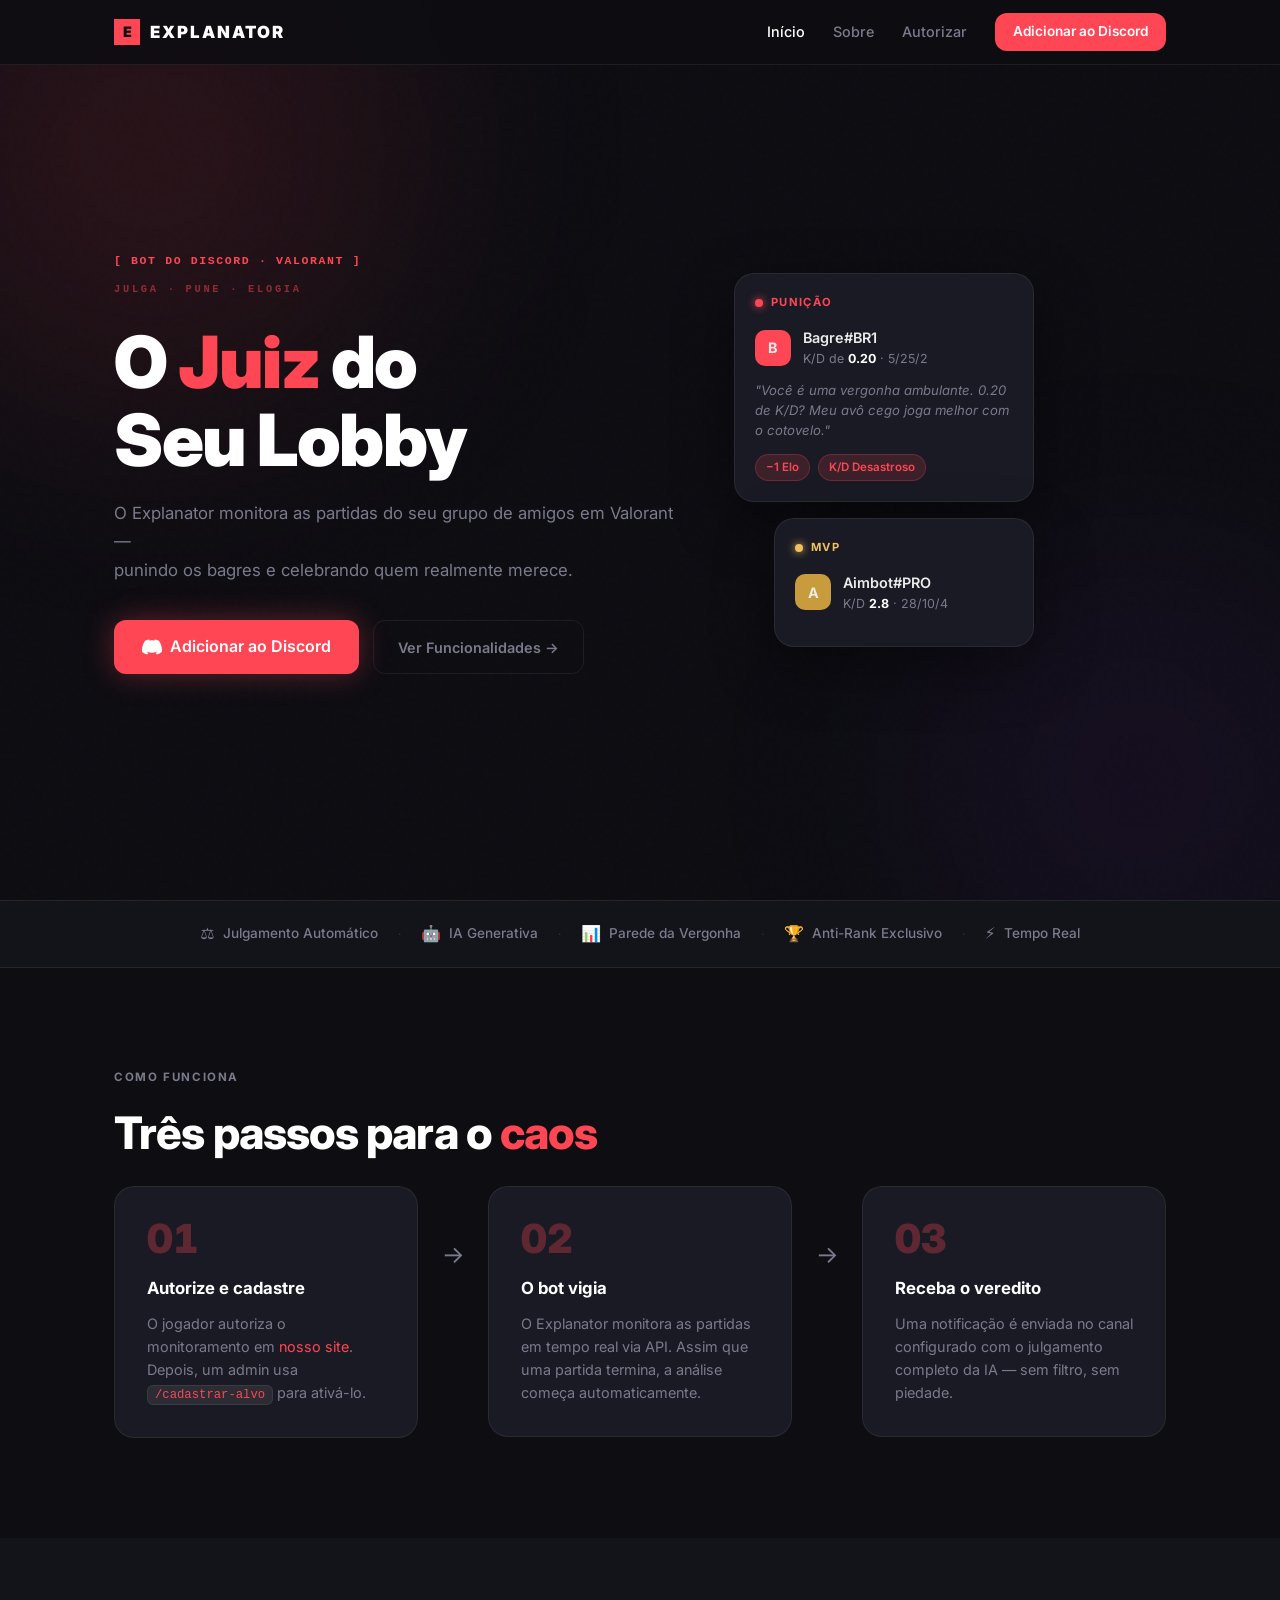
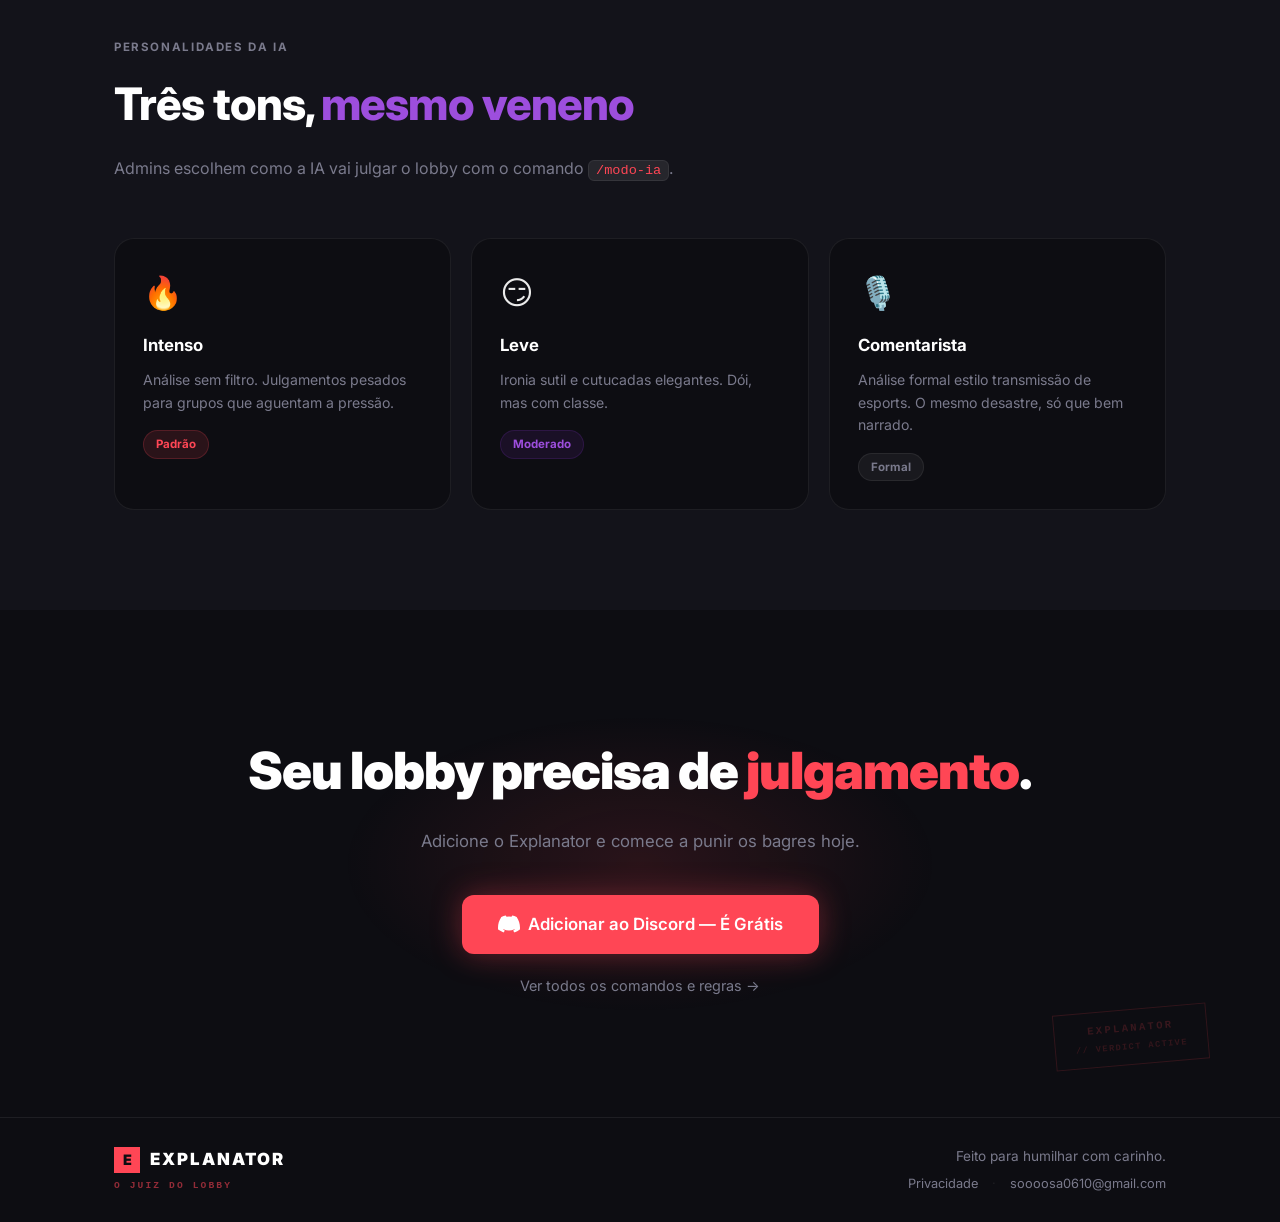
<file: website/index.html>
<!DOCTYPE html>
<html lang="pt-BR">
<head>
  <meta charset="UTF-8" />
  <meta name="viewport" content="width=device-width, initial-scale=1.0" />
  <title>Explanator — O Juiz do Lobby</title>
  <link rel="icon" type="image/png" href="assets/Explanator-Avatar-01-Solid.png" />
  <link rel="stylesheet" href="styles.css" />
  <link rel="preconnect" href="https://fonts.googleapis.com" />
  <link href="https://fonts.googleapis.com/css2?family=Inter:wght@300;400;500;600;700;900&display=swap" rel="stylesheet" />
</head>
<body>

  <!-- NAV -->
  <nav class="nav">
    <div class="nav-inner">
      <a href="index.html" class="nav-logo">
        <span class="logo-mark">E</span>
        <span class="logo-text">EXPLANATOR</span>
      </a>
      <div class="nav-links">
        <a href="index.html" class="nav-link active">Início</a>
        <a href="sobre.html" class="nav-link">Sobre</a>
        <a href="autorizar.html" class="nav-link">Autorizar</a>
        <a href="https://discord.com/oauth2/authorize?client_id=1485752489520136362&permissions=8&integration_type=0&scope=bot+applications.commands" target="_blank" class="btn btn-nav">Adicionar ao Discord</a>
      </div>
      <button class="nav-toggle" aria-label="Abrir menu" aria-expanded="false">
        <span></span><span></span><span></span>
      </button>
    </div>
    <div class="nav-mobile">
      <a href="index.html" class="nav-mobile-link active">Início</a>
      <a href="sobre.html" class="nav-mobile-link">Sobre</a>
      <a href="autorizar.html" class="nav-mobile-link">Autorizar</a>
      <a href="https://discord.com/oauth2/authorize?client_id=1485752489520136362&permissions=8&integration_type=0&scope=bot+applications.commands" target="_blank" class="btn btn-primary nav-mobile-btn">Adicionar ao Discord</a>
    </div>
  </nav>

  <!-- HERO -->
  <section class="hero">
    <div class="hero-noise"></div>
    <div class="hero-glow glow-red"></div>
    <div class="hero-glow glow-purple"></div>

    <div class="hero-inner">
    <div class="hero-content">
      <div class="hero-tag">[ Bot do Discord · Valorant ]</div>
      <div class="brand-tagline">JULGA · PUNE · ELOGIA</div>
      <h1 class="hero-title">
        O <span class="text-red">Juiz</span> do<br />Seu Lobby
      </h1>
      <p class="hero-subtitle">
        O Explanator monitora as partidas do seu grupo de amigos em Valorant —<br />
        punindo os bagres e celebrando quem realmente merece.
      </p>
      <div class="hero-actions">
        <a href="https://discord.com/oauth2/authorize?client_id=1485752489520136362&permissions=8&integration_type=0&scope=bot+applications.commands" target="_blank" class="btn btn-primary">
          <svg width="20" height="20" viewBox="0 0 24 24" fill="currentColor"><path d="M20.317 4.37a19.791 19.791 0 0 0-4.885-1.515.074.074 0 0 0-.079.037c-.21.375-.444.864-.608 1.25a18.27 18.27 0 0 0-5.487 0 12.64 12.64 0 0 0-.617-1.25.077.077 0 0 0-.079-.037A19.736 19.736 0 0 0 3.677 4.37a.07.07 0 0 0-.032.027C.533 9.046-.32 13.58.099 18.057a.082.082 0 0 0 .031.057 19.9 19.9 0 0 0 5.993 3.03.078.078 0 0 0 .084-.028c.462-.63.874-1.295 1.226-1.994a.076.076 0 0 0-.041-.106 13.107 13.107 0 0 1-1.872-.892.077.077 0 0 1-.008-.128 10.2 10.2 0 0 0 .372-.292.074.074 0 0 1 .077-.01c3.928 1.793 8.18 1.793 12.062 0a.074.074 0 0 1 .078.01c.12.098.246.198.373.292a.077.077 0 0 1-.006.127 12.299 12.299 0 0 1-1.873.892.077.077 0 0 0-.041.107c.36.698.772 1.362 1.225 1.993a.076.076 0 0 0 .084.028 19.839 19.839 0 0 0 6.002-3.03.077.077 0 0 0 .032-.054c.5-5.177-.838-9.674-3.549-13.66a.061.061 0 0 0-.031-.03z"/></svg>
          Adicionar ao Discord
        </a>
        <a href="sobre.html" class="btn btn-ghost">Ver Funcionalidades →</a>
      </div>
    </div>

    <div class="hero-card-float">
      <div class="notif-card">
        <div class="notif-header">
          <span class="notif-dot red"></span>
          <span class="notif-label">PUNIÇÃO</span>
        </div>
        <div class="notif-player">
          <div class="notif-avatar red">B</div>
          <div>
            <div class="notif-name">Bagre#BR1</div>
            <div class="notif-sub">K/D de <strong>0.20</strong> · 5/25/2</div>
          </div>
        </div>
        <p class="notif-text">"Você é uma vergonha ambulante. 0.20 de K/D? Meu avô cego joga melhor com o cotovelo."</p>
        <div class="notif-footer">
          <span class="tag red">−1 Elo</span>
          <span class="tag red">K/D Desastroso</span>
        </div>
      </div>

      <div class="notif-card notif-card-sm">
        <div class="notif-header">
          <span class="notif-dot gold"></span>
          <span class="notif-label gold">MVP</span>
        </div>
        <div class="notif-player">
          <div class="notif-avatar gold">A</div>
          <div>
            <div class="notif-name">Aimbot#PRO</div>
            <div class="notif-sub">K/D <strong>2.8</strong> · 28/10/4</div>
          </div>
        </div>
      </div>
    </div>
    </div>
  </section>

  <!-- FEATURES STRIP -->
  <section class="features-strip">
    <div class="strip-inner">
      <div class="feature-item"><span class="feature-icon">⚖️</span><span>Julgamento Automático</span></div>
      <div class="feature-sep">·</div>
      <div class="feature-item"><span class="feature-icon">🤖</span><span>IA Generativa</span></div>
      <div class="feature-sep">·</div>
      <div class="feature-item"><span class="feature-icon">📊</span><span>Parede da Vergonha</span></div>
      <div class="feature-sep">·</div>
      <div class="feature-item"><span class="feature-icon">🏆</span><span>Anti-Rank Exclusivo</span></div>
      <div class="feature-sep">·</div>
      <div class="feature-item"><span class="feature-icon">⚡</span><span>Tempo Real</span></div>
    </div>
  </section>

  <!-- HOW IT WORKS -->
  <section class="section">
    <div class="container">
      <div class="section-label">Como Funciona</div>
      <h2 class="section-title">Três passos para o <span class="text-red">caos</span></h2>

      <div class="steps">
        <div class="step">
          <div class="step-num">01</div>
          <h3>Autorize e cadastre</h3>
          <p>O jogador autoriza o monitoramento em <a href="autorizar.html" style="color:var(--red);">nosso site</a>. Depois, um admin usa <code>/cadastrar-alvo</code> para ativá-lo.</p>
        </div>
        <div class="step-arrow">→</div>
        <div class="step">
          <div class="step-num">02</div>
          <h3>O bot vigia</h3>
          <p>O Explanator monitora as partidas em tempo real via API. Assim que uma partida termina, a análise começa automaticamente.</p>
        </div>
        <div class="step-arrow">→</div>
        <div class="step">
          <div class="step-num">03</div>
          <h3>Receba o veredito</h3>
          <p>Uma notificação é enviada no canal configurado com o julgamento completo da IA — sem filtro, sem piedade.</p>
        </div>
      </div>
    </div>
  </section>

  <!-- PERSONAS -->
  <section class="section section-dark">
    <div class="container">
      <div class="section-label">Personalidades da IA</div>
      <h2 class="section-title">Três tons, <span class="text-purple">mesmo veneno</span></h2>
      <p class="section-desc">Admins escolhem como a IA vai julgar o lobby com o comando <code>/modo-ia</code>.</p>

      <div class="personas">
        <div class="persona-card">
          <div class="persona-icon">🔥</div>
          <div class="persona-name">Intenso</div>
          <p>Análise sem filtro. Julgamentos pesados para grupos que aguentam a pressão.</p>
          <div class="persona-tag red">Padrão</div>
        </div>
        <div class="persona-card">
          <div class="persona-icon">😏</div>
          <div class="persona-name">Leve</div>
          <p>Ironia sutil e cutucadas elegantes. Dói, mas com classe.</p>
          <div class="persona-tag purple">Moderado</div>
        </div>
        <div class="persona-card">
          <div class="persona-icon">🎙️</div>
          <div class="persona-name">Comentarista</div>
          <p>Análise formal estilo transmissão de esports. O mesmo desastre, só que bem narrado.</p>
          <div class="persona-tag gray">Formal</div>
        </div>
      </div>
    </div>
  </section>

  <!-- CTA -->
  <section class="cta-section">
    <div class="cta-glow"></div>
    <div class="cta-stamp">
      <span>EXPLANATOR</span>
      <span class="stamp-sub">// VERDICT ACTIVE</span>
    </div>
    <div class="container cta-inner">
      <h2 class="cta-title">Seu lobby precisa de <span class="text-red">julgamento</span>.</h2>
      <p class="cta-sub">Adicione o Explanator e comece a punir os bagres hoje.</p>
      <a href="https://discord.com/oauth2/authorize?client_id=1485752489520136362&permissions=8&integration_type=0&scope=bot+applications.commands" target="_blank" class="btn btn-primary btn-lg">
        <svg width="22" height="22" viewBox="0 0 24 24" fill="currentColor"><path d="M20.317 4.37a19.791 19.791 0 0 0-4.885-1.515.074.074 0 0 0-.079.037c-.21.375-.444.864-.608 1.25a18.27 18.27 0 0 0-5.487 0 12.64 12.64 0 0 0-.617-1.25.077.077 0 0 0-.079-.037A19.736 19.736 0 0 0 3.677 4.37a.07.07 0 0 0-.032.027C.533 9.046-.32 13.58.099 18.057a.082.082 0 0 0 .031.057 19.9 19.9 0 0 0 5.993 3.03.078.078 0 0 0 .084-.028c.462-.63.874-1.295 1.226-1.994a.076.076 0 0 0-.041-.106 13.107 13.107 0 0 1-1.872-.892.077.077 0 0 1-.008-.128 10.2 10.2 0 0 0 .372-.292.074.074 0 0 1 .077-.01c3.928 1.793 8.18 1.793 12.062 0a.074.074 0 0 1 .078.01c.12.098.246.198.373.292a.077.077 0 0 1-.006.127 12.299 12.299 0 0 1-1.873.892.077.077 0 0 0-.041.107c.36.698.772 1.362 1.225 1.993a.076.076 0 0 0 .084.028 19.839 19.839 0 0 0 6.002-3.03.077.077 0 0 0 .032-.054c.5-5.177-.838-9.674-3.549-13.66a.061.061 0 0 0-.031-.03z"/></svg>
        Adicionar ao Discord — É Grátis
      </a>
      <a href="sobre.html" class="cta-link">Ver todos os comandos e regras →</a>
    </div>
  </section>

  <!-- FOOTER -->
  <footer class="footer">
    <div class="container footer-inner">
      <div class="footer-brand">
        <span class="nav-logo">
          <span class="logo-mark">E</span>
          <span class="logo-text">EXPLANATOR</span>
        </span>
        <span class="footer-tagline">O JUIZ DO LOBBY</span>
      </div>
      <div class="footer-right">
        <span class="footer-copy">Feito para humilhar com carinho.</span>
        <div class="footer-links">
          <a href="privacidade.html" class="footer-link">Privacidade</a>
          <span class="footer-sep">·</span>
          <a href="mailto:soooosa0610@gmail.com" class="footer-link">soooosa0610@gmail.com</a>
        </div>
      </div>
    </div>
  </footer>

  <script src="script.js"></script>
</body>
</html>
</file>
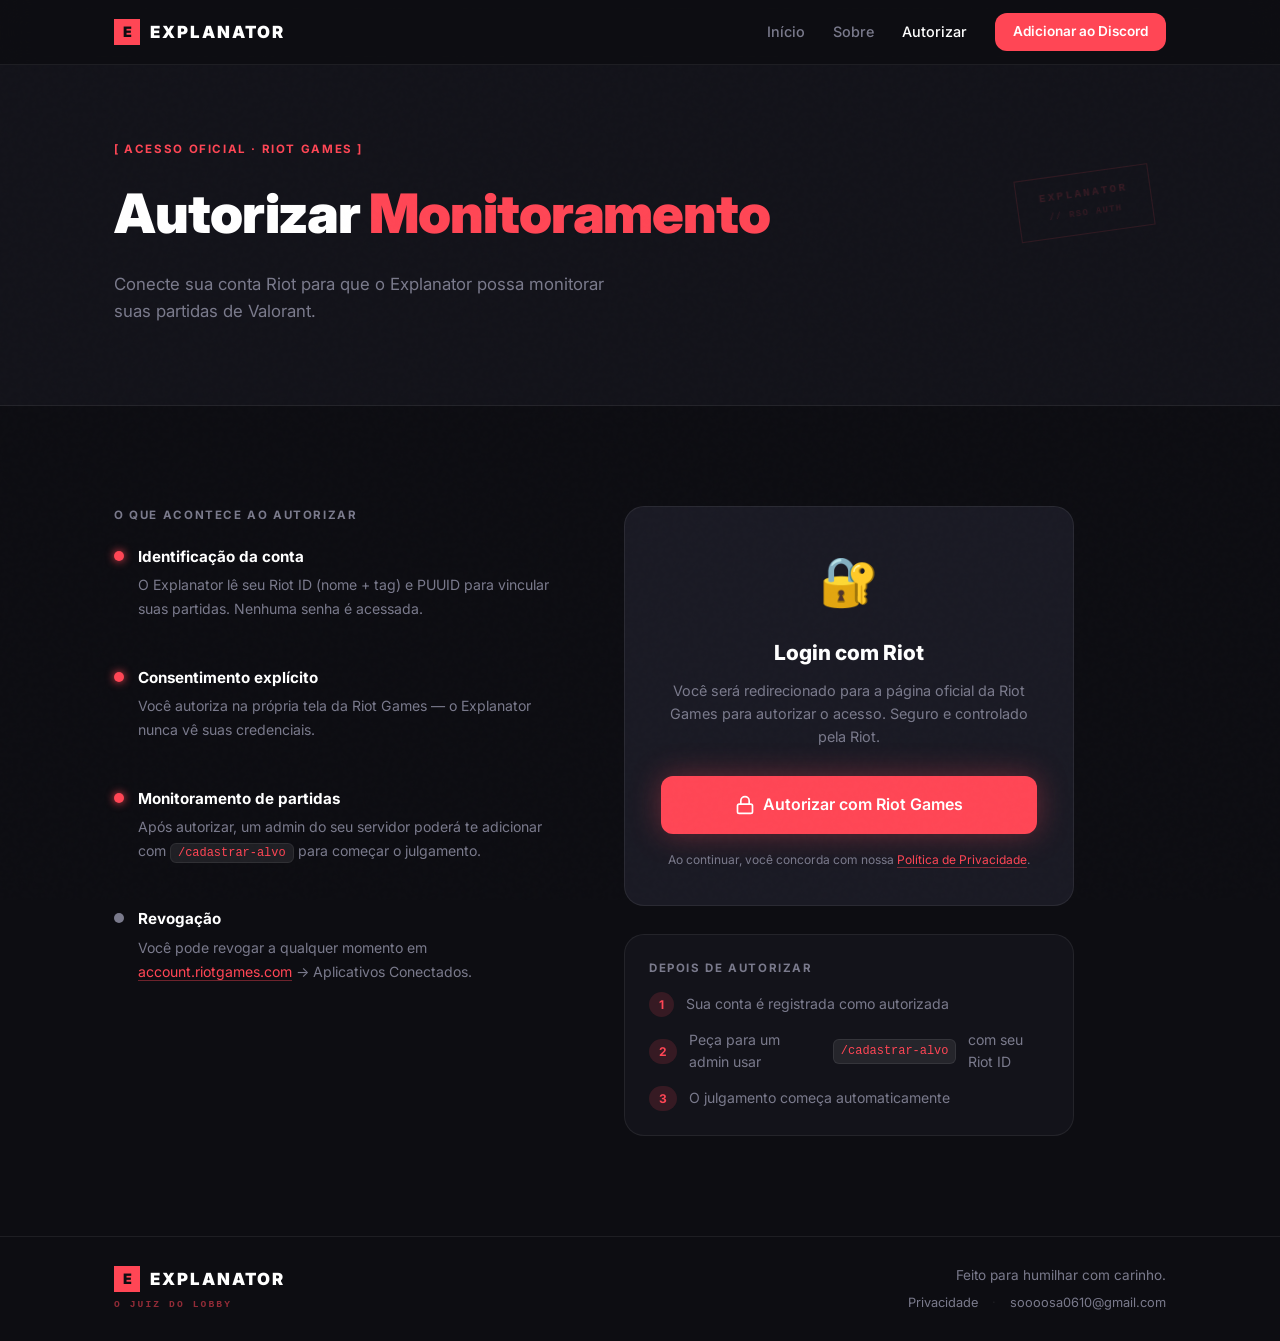
<file: website/autorizar.html>
<!DOCTYPE html>
<html lang="pt-BR">
<head>
  <meta charset="UTF-8" />
  <meta name="viewport" content="width=device-width, initial-scale=1.0" />
  <title>Autorizar Monitoramento — Explanator</title>
  <link rel="icon" type="image/png" href="assets/Explanator-Avatar-01-Solid.png" />
  <link rel="stylesheet" href="styles.css" />
  <link rel="preconnect" href="https://fonts.googleapis.com" />
  <link href="https://fonts.googleapis.com/css2?family=Inter:wght@300;400;500;600;700;900&display=swap" rel="stylesheet" />
</head>
<body>

  <!-- NAV -->
  <nav class="nav">
    <div class="nav-inner">
      <a href="index.html" class="nav-logo">
        <span class="logo-mark">E</span>
        <span class="logo-text">EXPLANATOR</span>
      </a>
      <div class="nav-links">
        <a href="index.html" class="nav-link">Início</a>
        <a href="sobre.html" class="nav-link">Sobre</a>
        <a href="autorizar.html" class="nav-link active">Autorizar</a>
        <a href="https://discord.com/oauth2/authorize?client_id=1485752489520136362&permissions=8&integration_type=0&scope=bot+applications.commands" target="_blank" class="btn btn-nav">Adicionar ao Discord</a>
      </div>
      <button class="nav-toggle" aria-label="Abrir menu" aria-expanded="false">
        <span></span><span></span><span></span>
      </button>
    </div>
    <div class="nav-mobile">
      <a href="index.html" class="nav-mobile-link">Início</a>
      <a href="sobre.html" class="nav-mobile-link">Sobre</a>
      <a href="autorizar.html" class="nav-mobile-link active">Autorizar</a>
      <a href="https://discord.com/oauth2/authorize?client_id=1485752489520136362&permissions=8&integration_type=0&scope=bot+applications.commands" target="_blank" class="btn btn-primary nav-mobile-btn">Adicionar ao Discord</a>
    </div>
  </nav>

  <!-- PAGE HERO -->
  <div class="page-hero">
    <div class="hero-noise"></div>
    <div class="container">
      <div class="section-label red-label">[ Acesso Oficial · Riot Games ]</div>
      <h1 class="page-hero-title">Autorizar <span class="text-red">Monitoramento</span></h1>
      <p class="page-hero-sub">
        Conecte sua conta Riot para que o Explanator possa monitorar suas partidas de Valorant.
      </p>
    </div>
    <div class="page-hero-stamp">
      <span>EXPLANATOR</span>
      <span class="stamp-sub">// RSO AUTH</span>
    </div>
  </div>

  <!-- ERRO BANNER (aparece só se ?error=1) -->
  <div id="erro-banner" style="display:none; background:rgba(255,70,85,0.08); border-bottom:1px solid rgba(255,70,85,0.2); padding:16px 24px; text-align:center;">
    <p style="color:var(--red); font-size:0.9rem; font-weight:600;">
      Autorização cancelada ou falhou. Tente novamente clicando no botão abaixo.
    </p>
  </div>

  <!-- MAIN CONTENT -->
  <section class="section">
    <div class="container">

      <div class="auth-grid">

        <!-- LEFT: explicação -->
        <div>
          <div class="section-label" style="margin-bottom:20px;">O que acontece ao autorizar</div>

          <div style="display:flex; flex-direction:column; gap:20px;">
            <div class="antirank-item">
              <div class="antirank-bullet red"></div>
              <div>
                <strong style="display:block; margin-bottom:4px;">Identificação da conta</strong>
                <span style="font-size:0.88rem;">O Explanator lê seu Riot ID (nome + tag) e PUUID para vincular suas partidas. Nenhuma senha é acessada.</span>
              </div>
            </div>
            <div class="antirank-item">
              <div class="antirank-bullet red"></div>
              <div>
                <strong style="display:block; margin-bottom:4px;">Consentimento explícito</strong>
                <span style="font-size:0.88rem;">Você autoriza na própria tela da Riot Games — o Explanator nunca vê suas credenciais.</span>
              </div>
            </div>
            <div class="antirank-item">
              <div class="antirank-bullet red"></div>
              <div>
                <strong style="display:block; margin-bottom:4px;">Monitoramento de partidas</strong>
                <span style="font-size:0.88rem;">Após autorizar, um admin do seu servidor poderá te adicionar com <code>/cadastrar-alvo</code> para começar o julgamento.</span>
              </div>
            </div>
            <div class="antirank-item">
              <div class="antirank-bullet gray"></div>
              <div>
                <strong style="display:block; margin-bottom:4px;">Revogação</strong>
                <span style="font-size:0.88rem;">Você pode revogar a qualquer momento em <a href="https://account.riotgames.com" target="_blank" class="privacy-link" rel="noopener">account.riotgames.com</a> → Aplicativos Conectados.</span>
              </div>
            </div>
          </div>
        </div>

        <!-- RIGHT: ação -->
        <div>
          <div style="background:var(--bg-3); border:1px solid var(--border); border-radius:var(--radius-lg); padding:36px; text-align:center;">
            <div style="font-size:3rem; margin-bottom:16px;">🔐</div>
            <h2 style="font-size:1.3rem; font-weight:800; color:#fff; margin-bottom:10px;">Login com Riot</h2>
            <p style="font-size:0.9rem; color:var(--text-muted); line-height:1.6; margin-bottom:28px;">
              Você será redirecionado para a página oficial da Riot Games para autorizar o acesso. Seguro e controlado pela Riot.
            </p>

            <a id="btn-autorizar" href="#" class="btn btn-primary" style="width:100%; justify-content:center; font-size:1rem; padding:16px 28px;">
              <svg width="20" height="20" viewBox="0 0 24 24" fill="none" stroke="currentColor" stroke-width="2" stroke-linecap="round" stroke-linejoin="round"><rect width="18" height="11" x="3" y="11" rx="2" ry="2"/><path d="M7 11V7a5 5 0 0 1 10 0v4"/></svg>
              Autorizar com Riot Games
            </a>

            <p style="margin-top:16px; font-size:0.75rem; color:var(--text-muted);">
              Ao continuar, você concorda com nossa
              <a href="privacidade.html" class="privacy-link">Política de Privacidade</a>.
            </p>
          </div>

          <!-- Passo a passo pós-autorização -->
          <div style="margin-top:28px; background:var(--bg-2); border:1px solid var(--border); border-radius:var(--radius-lg); padding:24px;">
            <div class="section-label" style="margin-bottom:14px;">Depois de autorizar</div>
            <div style="display:flex; flex-direction:column; gap:12px;">
              <div style="display:flex; align-items:center; gap:12px; font-size:0.88rem; color:var(--text-muted);">
                <span style="background:rgba(255,70,85,0.15); color:var(--red); font-weight:700; font-size:0.75rem; padding:3px 10px; border-radius:100px; flex-shrink:0;">1</span>
                Sua conta é registrada como autorizada
              </div>
              <div style="display:flex; align-items:center; gap:12px; font-size:0.88rem; color:var(--text-muted);">
                <span style="background:rgba(255,70,85,0.15); color:var(--red); font-weight:700; font-size:0.75rem; padding:3px 10px; border-radius:100px; flex-shrink:0;">2</span>
                Peça para um admin usar <code>/cadastrar-alvo</code> com seu Riot ID
              </div>
              <div style="display:flex; align-items:center; gap:12px; font-size:0.88rem; color:var(--text-muted);">
                <span style="background:rgba(255,70,85,0.15); color:var(--red); font-weight:700; font-size:0.75rem; padding:3px 10px; border-radius:100px; flex-shrink:0;">3</span>
                O julgamento começa automaticamente
              </div>
            </div>
          </div>
        </div>

      </div>
    </div>
  </section>

  <!-- FOOTER -->
  <footer class="footer">
    <div class="container footer-inner">
      <div class="footer-brand">
        <span class="nav-logo">
          <span class="logo-mark">E</span>
          <span class="logo-text">EXPLANATOR</span>
        </span>
        <span class="footer-tagline">O JUIZ DO LOBBY</span>
      </div>
      <div class="footer-right">
        <span class="footer-copy">Feito para humilhar com carinho.</span>
        <div class="footer-links">
          <a href="privacidade.html" class="footer-link">Privacidade</a>
          <span class="footer-sep">·</span>
          <a href="mailto:soooosa0610@gmail.com" class="footer-link">soooosa0610@gmail.com</a>
        </div>
      </div>
    </div>
  </footer>

  <script src="script.js"></script>
  <script>
    // URL do backend — troque pela URL pública do seu servidor
    const BACKEND_URL = "https://SEU_BACKEND_URL";

    document.getElementById("btn-autorizar").href = BACKEND_URL + "/auth/riot";

    // mostra banner de erro se ?error=1 na URL
    const params = new URLSearchParams(window.location.search);
    if (params.get("error") === "1") {
      document.getElementById("erro-banner").style.display = "block";
    }
  </script>
</body>
</html>
</file>
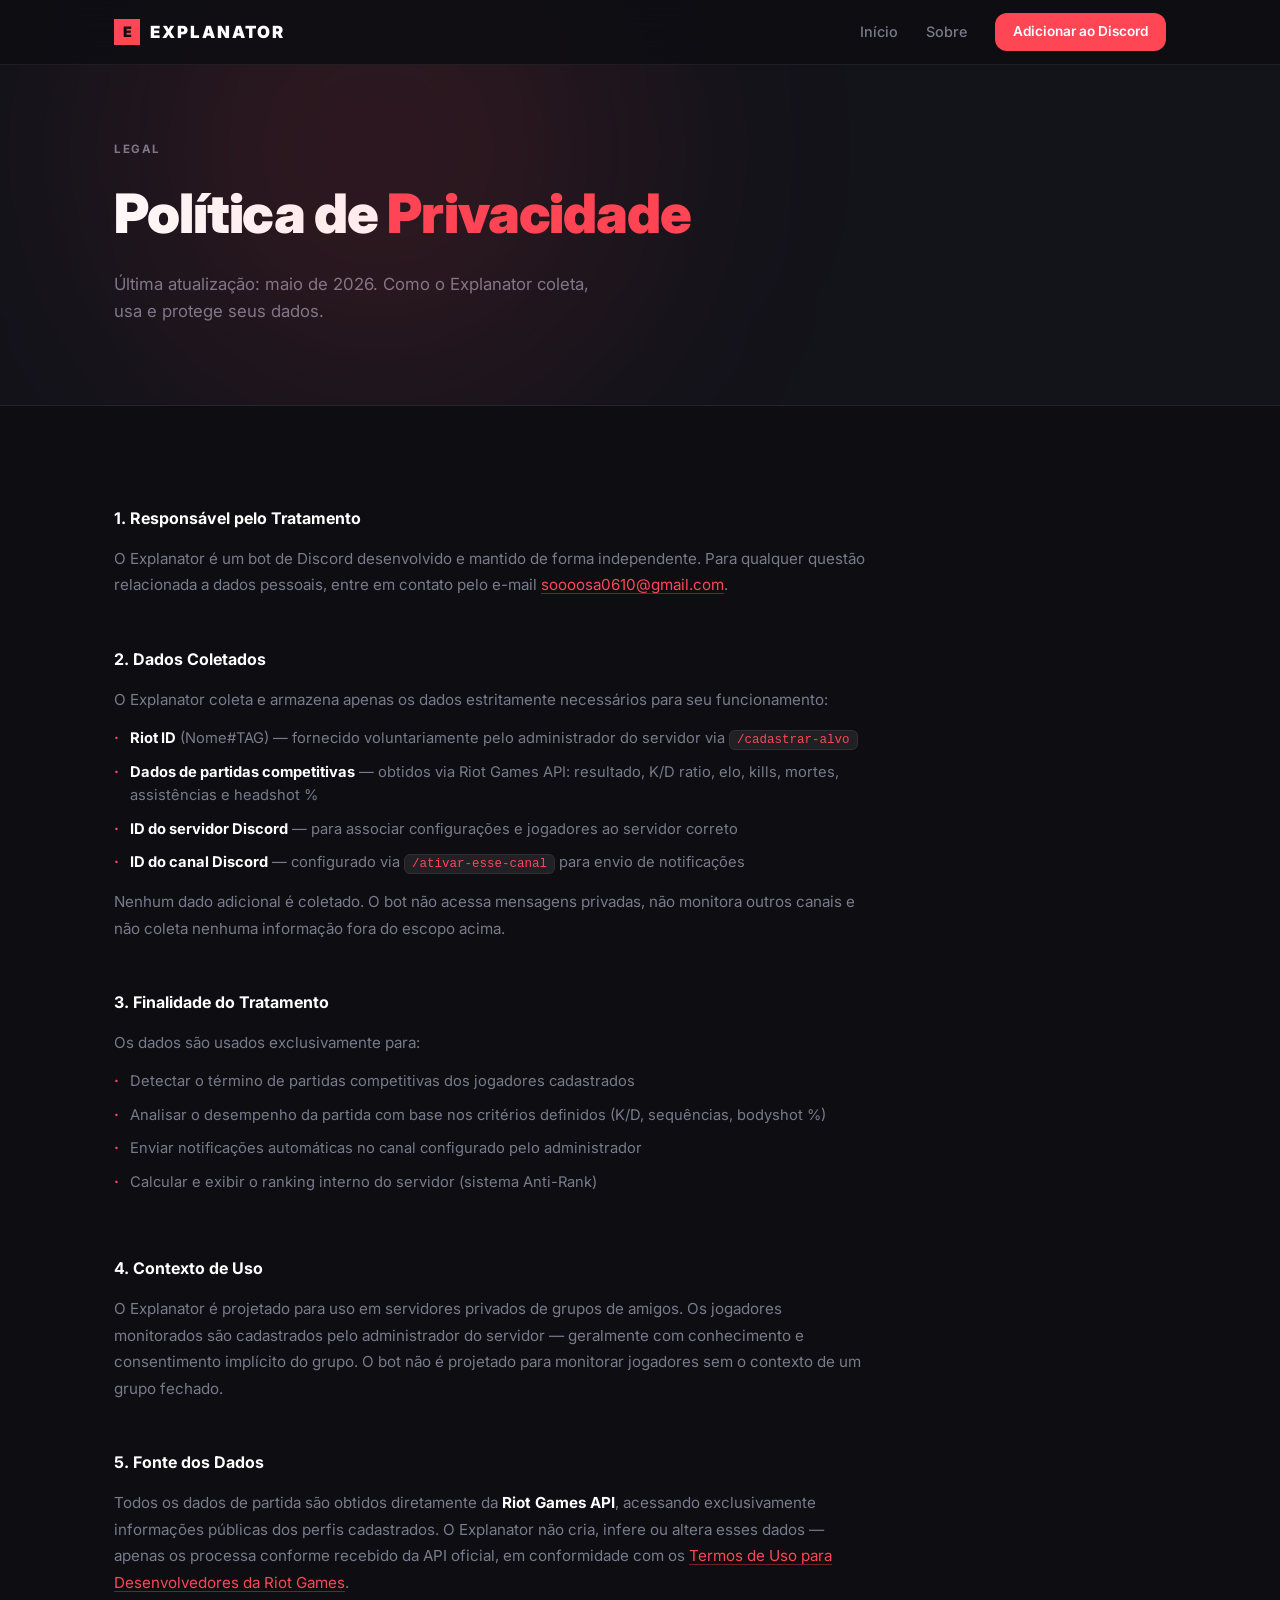
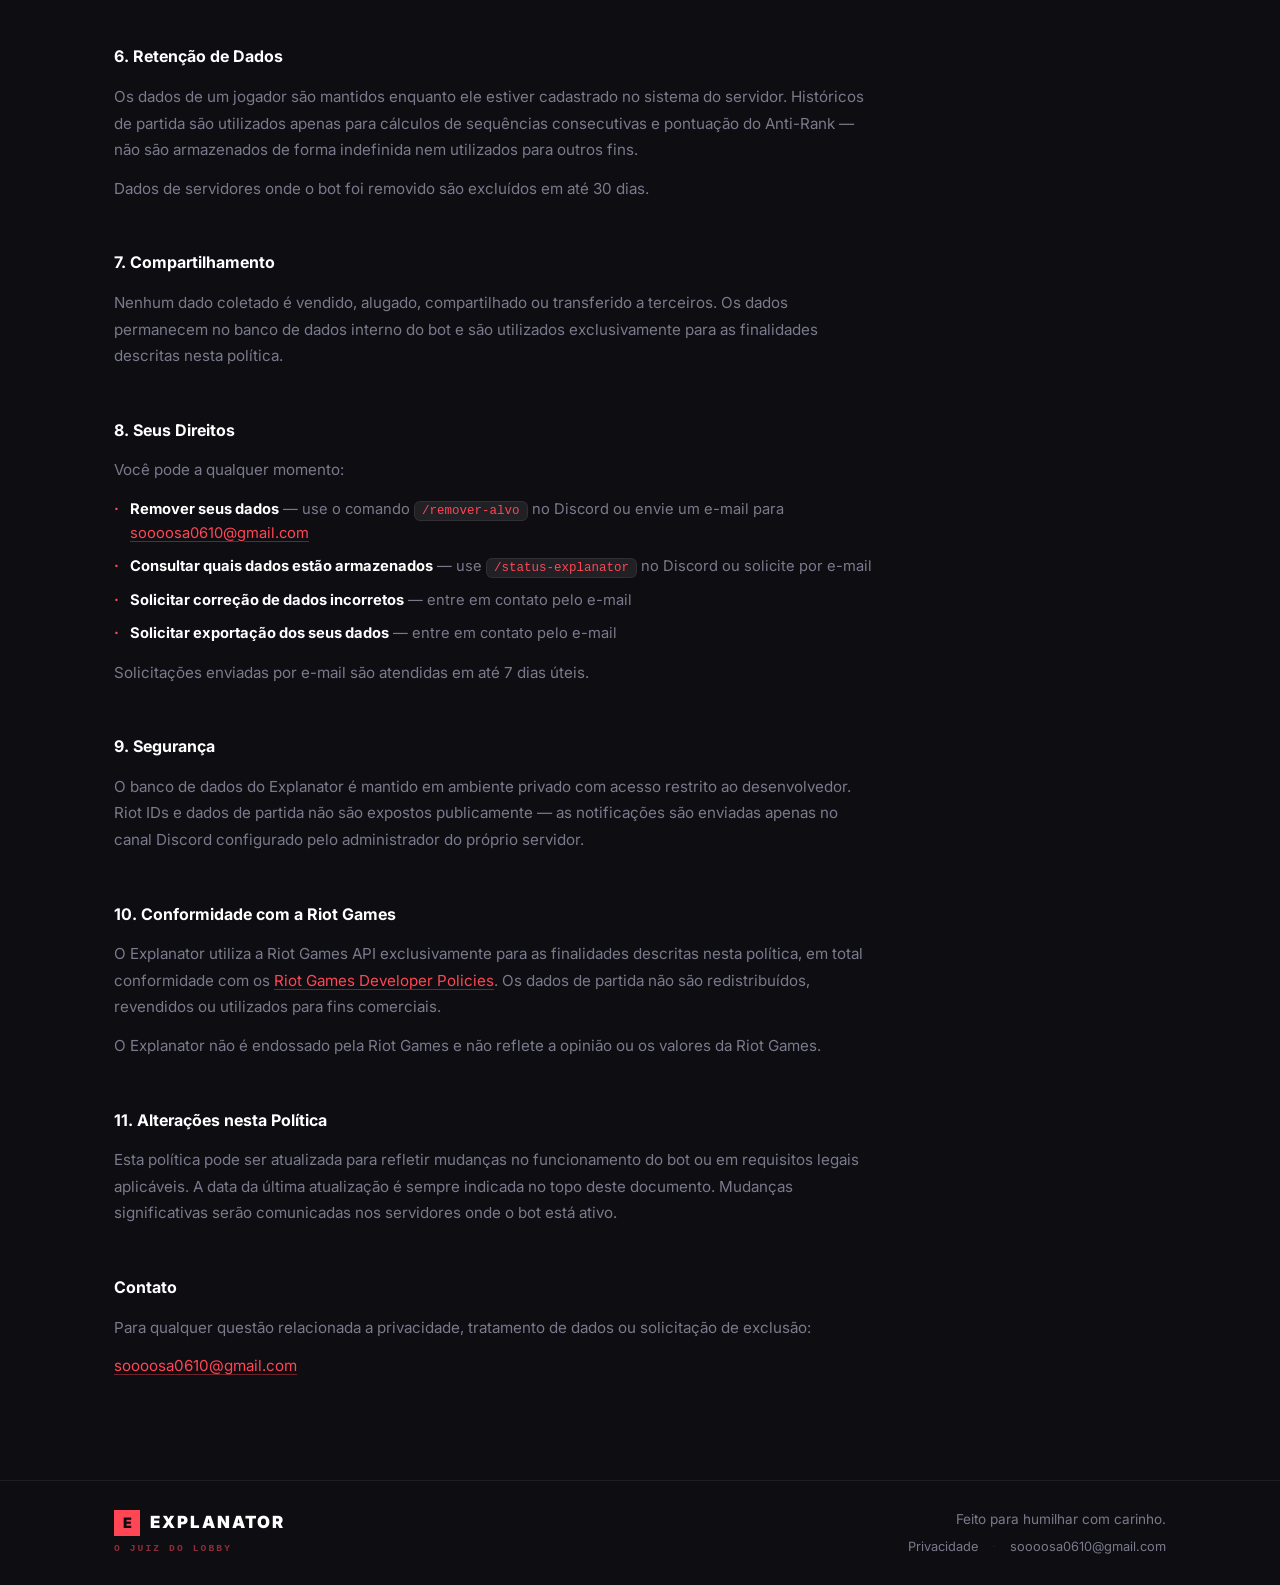
<file: website/privacidade.html>
<!DOCTYPE html>
<html lang="pt-BR">
<head>
  <meta charset="UTF-8" />
  <meta name="viewport" content="width=device-width, initial-scale=1.0" />
  <title>Política de Privacidade — Explanator</title>
  <link rel="icon" type="image/png" href="assets/Explanator-Avatar-01-Solid.png" />
  <link rel="stylesheet" href="styles.css" />
  <link rel="preconnect" href="https://fonts.googleapis.com" />
  <link href="https://fonts.googleapis.com/css2?family=Inter:wght@300;400;500;600;700;900&display=swap" rel="stylesheet" />
</head>
<body>

  <!-- NAV -->
  <nav class="nav">
    <div class="nav-inner">
      <a href="index.html" class="nav-logo">
        <span class="logo-mark">E</span>
        <span class="logo-text">EXPLANATOR</span>
      </a>
      <div class="nav-links">
        <a href="index.html" class="nav-link">Início</a>
        <a href="sobre.html" class="nav-link">Sobre</a>
        <a href="https://discord.com/oauth2/authorize?client_id=1485752489520136362&permissions=8&integration_type=0&scope=bot+applications.commands" target="_blank" class="btn btn-nav">Adicionar ao Discord</a>
      </div>
      <button class="nav-toggle" aria-label="Abrir menu" aria-expanded="false">
        <span></span><span></span><span></span>
      </button>
    </div>
    <div class="nav-mobile">
      <a href="index.html" class="nav-mobile-link">Início</a>
      <a href="sobre.html" class="nav-mobile-link">Sobre</a>
      <a href="autorizar.html" class="nav-mobile-link">Autorizar</a>
      <a href="https://discord.com/oauth2/authorize?client_id=1485752489520136362&permissions=8&integration_type=0&scope=bot+applications.commands" target="_blank" class="btn btn-primary nav-mobile-btn">Adicionar ao Discord</a>
    </div>
  </nav>

  <!-- PAGE HERO -->
  <section class="page-hero">
    <div class="hero-glow glow-red" style="top:-100px;left:10%"></div>
    <div class="container">
      <div class="section-label">Legal</div>
      <h1 class="page-hero-title">Política de <span class="text-red">Privacidade</span></h1>
      <p class="page-hero-sub">Última atualização: maio de 2026. Como o Explanator coleta, usa e protege seus dados.</p>
    </div>
  </section>

  <!-- CONTENT -->
  <section class="section">
    <div class="container">
      <div class="privacy-doc">

        <div class="privacy-block">
          <h2>1. Responsável pelo Tratamento</h2>
          <p>O Explanator é um bot de Discord desenvolvido e mantido de forma independente. Para qualquer questão relacionada a dados pessoais, entre em contato pelo e-mail <a href="mailto:soooosa0610@gmail.com" class="privacy-link">soooosa0610@gmail.com</a>.</p>
        </div>

        <div class="privacy-block">
          <h2>2. Dados Coletados</h2>
          <p>O Explanator coleta e armazena apenas os dados estritamente necessários para seu funcionamento:</p>
          <ul class="privacy-list">
            <li><strong>Riot ID</strong> (Nome#TAG) — fornecido voluntariamente pelo administrador do servidor via <code>/cadastrar-alvo</code></li>
            <li><strong>Dados de partidas competitivas</strong> — obtidos via Riot Games API: resultado, K/D ratio, elo, kills, mortes, assistências e headshot %</li>
            <li><strong>ID do servidor Discord</strong> — para associar configurações e jogadores ao servidor correto</li>
            <li><strong>ID do canal Discord</strong> — configurado via <code>/ativar-esse-canal</code> para envio de notificações</li>
          </ul>
          <p>Nenhum dado adicional é coletado. O bot não acessa mensagens privadas, não monitora outros canais e não coleta nenhuma informação fora do escopo acima.</p>
        </div>

        <div class="privacy-block">
          <h2>3. Finalidade do Tratamento</h2>
          <p>Os dados são usados exclusivamente para:</p>
          <ul class="privacy-list">
            <li>Detectar o término de partidas competitivas dos jogadores cadastrados</li>
            <li>Analisar o desempenho da partida com base nos critérios definidos (K/D, sequências, bodyshot %)</li>
            <li>Enviar notificações automáticas no canal configurado pelo administrador</li>
            <li>Calcular e exibir o ranking interno do servidor (sistema Anti-Rank)</li>
          </ul>
        </div>

        <div class="privacy-block">
          <h2>4. Contexto de Uso</h2>
          <p>O Explanator é projetado para uso em servidores privados de grupos de amigos. Os jogadores monitorados são cadastrados pelo administrador do servidor — geralmente com conhecimento e consentimento implícito do grupo. O bot não é projetado para monitorar jogadores sem o contexto de um grupo fechado.</p>
        </div>

        <div class="privacy-block">
          <h2>5. Fonte dos Dados</h2>
          <p>Todos os dados de partida são obtidos diretamente da <strong>Riot Games API</strong>, acessando exclusivamente informações públicas dos perfis cadastrados. O Explanator não cria, infere ou altera esses dados — apenas os processa conforme recebido da API oficial, em conformidade com os <a href="https://developer.riotgames.com/policies/general" target="_blank" class="privacy-link">Termos de Uso para Desenvolvedores da Riot Games</a>.</p>
        </div>

        <div class="privacy-block">
          <h2>6. Retenção de Dados</h2>
          <p>Os dados de um jogador são mantidos enquanto ele estiver cadastrado no sistema do servidor. Históricos de partida são utilizados apenas para cálculos de sequências consecutivas e pontuação do Anti-Rank — não são armazenados de forma indefinida nem utilizados para outros fins.</p>
          <p>Dados de servidores onde o bot foi removido são excluídos em até 30 dias.</p>
        </div>

        <div class="privacy-block">
          <h2>7. Compartilhamento</h2>
          <p>Nenhum dado coletado é vendido, alugado, compartilhado ou transferido a terceiros. Os dados permanecem no banco de dados interno do bot e são utilizados exclusivamente para as finalidades descritas nesta política.</p>
        </div>

        <div class="privacy-block">
          <h2>8. Seus Direitos</h2>
          <p>Você pode a qualquer momento:</p>
          <ul class="privacy-list">
            <li><strong>Remover seus dados</strong> — use o comando <code>/remover-alvo</code> no Discord ou envie um e-mail para <a href="mailto:soooosa0610@gmail.com" class="privacy-link">soooosa0610@gmail.com</a></li>
            <li><strong>Consultar quais dados estão armazenados</strong> — use <code>/status-explanator</code> no Discord ou solicite por e-mail</li>
            <li><strong>Solicitar correção de dados incorretos</strong> — entre em contato pelo e-mail</li>
            <li><strong>Solicitar exportação dos seus dados</strong> — entre em contato pelo e-mail</li>
          </ul>
          <p>Solicitações enviadas por e-mail são atendidas em até 7 dias úteis.</p>
        </div>

        <div class="privacy-block">
          <h2>9. Segurança</h2>
          <p>O banco de dados do Explanator é mantido em ambiente privado com acesso restrito ao desenvolvedor. Riot IDs e dados de partida não são expostos publicamente — as notificações são enviadas apenas no canal Discord configurado pelo administrador do próprio servidor.</p>
        </div>

        <div class="privacy-block">
          <h2>10. Conformidade com a Riot Games</h2>
          <p>O Explanator utiliza a Riot Games API exclusivamente para as finalidades descritas nesta política, em total conformidade com os <a href="https://developer.riotgames.com/policies/general" target="_blank" class="privacy-link">Riot Games Developer Policies</a>. Os dados de partida não são redistribuídos, revendidos ou utilizados para fins comerciais.</p>
          <p>O Explanator não é endossado pela Riot Games e não reflete a opinião ou os valores da Riot Games.</p>
        </div>

        <div class="privacy-block">
          <h2>11. Alterações nesta Política</h2>
          <p>Esta política pode ser atualizada para refletir mudanças no funcionamento do bot ou em requisitos legais aplicáveis. A data da última atualização é sempre indicada no topo deste documento. Mudanças significativas serão comunicadas nos servidores onde o bot está ativo.</p>
        </div>

        <div class="privacy-block">
          <h2>Contato</h2>
          <p>Para qualquer questão relacionada a privacidade, tratamento de dados ou solicitação de exclusão:</p>
          <p><a href="mailto:soooosa0610@gmail.com" class="privacy-link">soooosa0610@gmail.com</a></p>
        </div>

      </div>
    </div>
  </section>

  <!-- FOOTER -->
  <footer class="footer">
    <div class="container footer-inner">
      <div class="footer-brand">
        <span class="nav-logo">
          <span class="logo-mark">E</span>
          <span class="logo-text">EXPLANATOR</span>
        </span>
        <span class="footer-tagline">O JUIZ DO LOBBY</span>
      </div>
      <div class="footer-right">
        <span class="footer-copy">Feito para humilhar com carinho.</span>
        <div class="footer-links">
          <a href="privacidade.html" class="footer-link">Privacidade</a>
          <span class="footer-sep">·</span>
          <a href="mailto:soooosa0610@gmail.com" class="footer-link">soooosa0610@gmail.com</a>
        </div>
      </div>
    </div>
  </footer>

  <script src="script.js"></script>
</body>
</html>
</file>
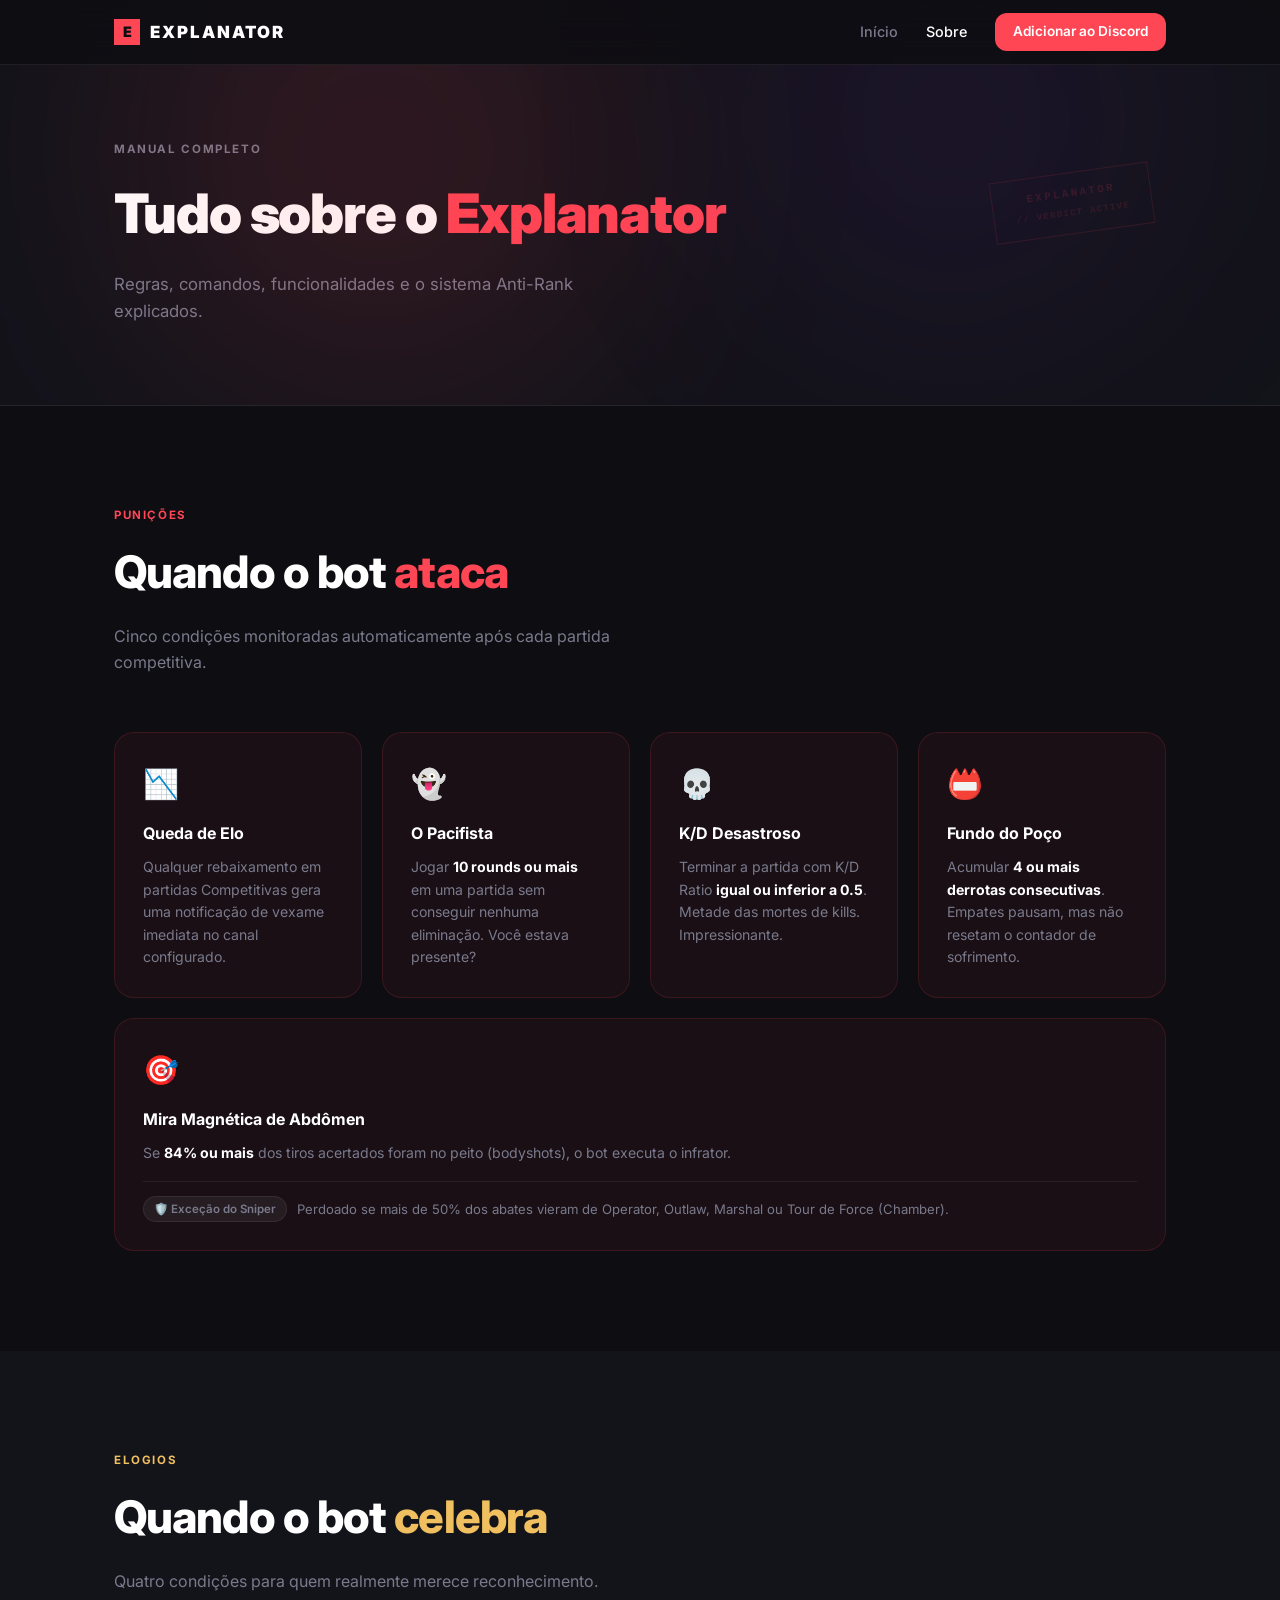
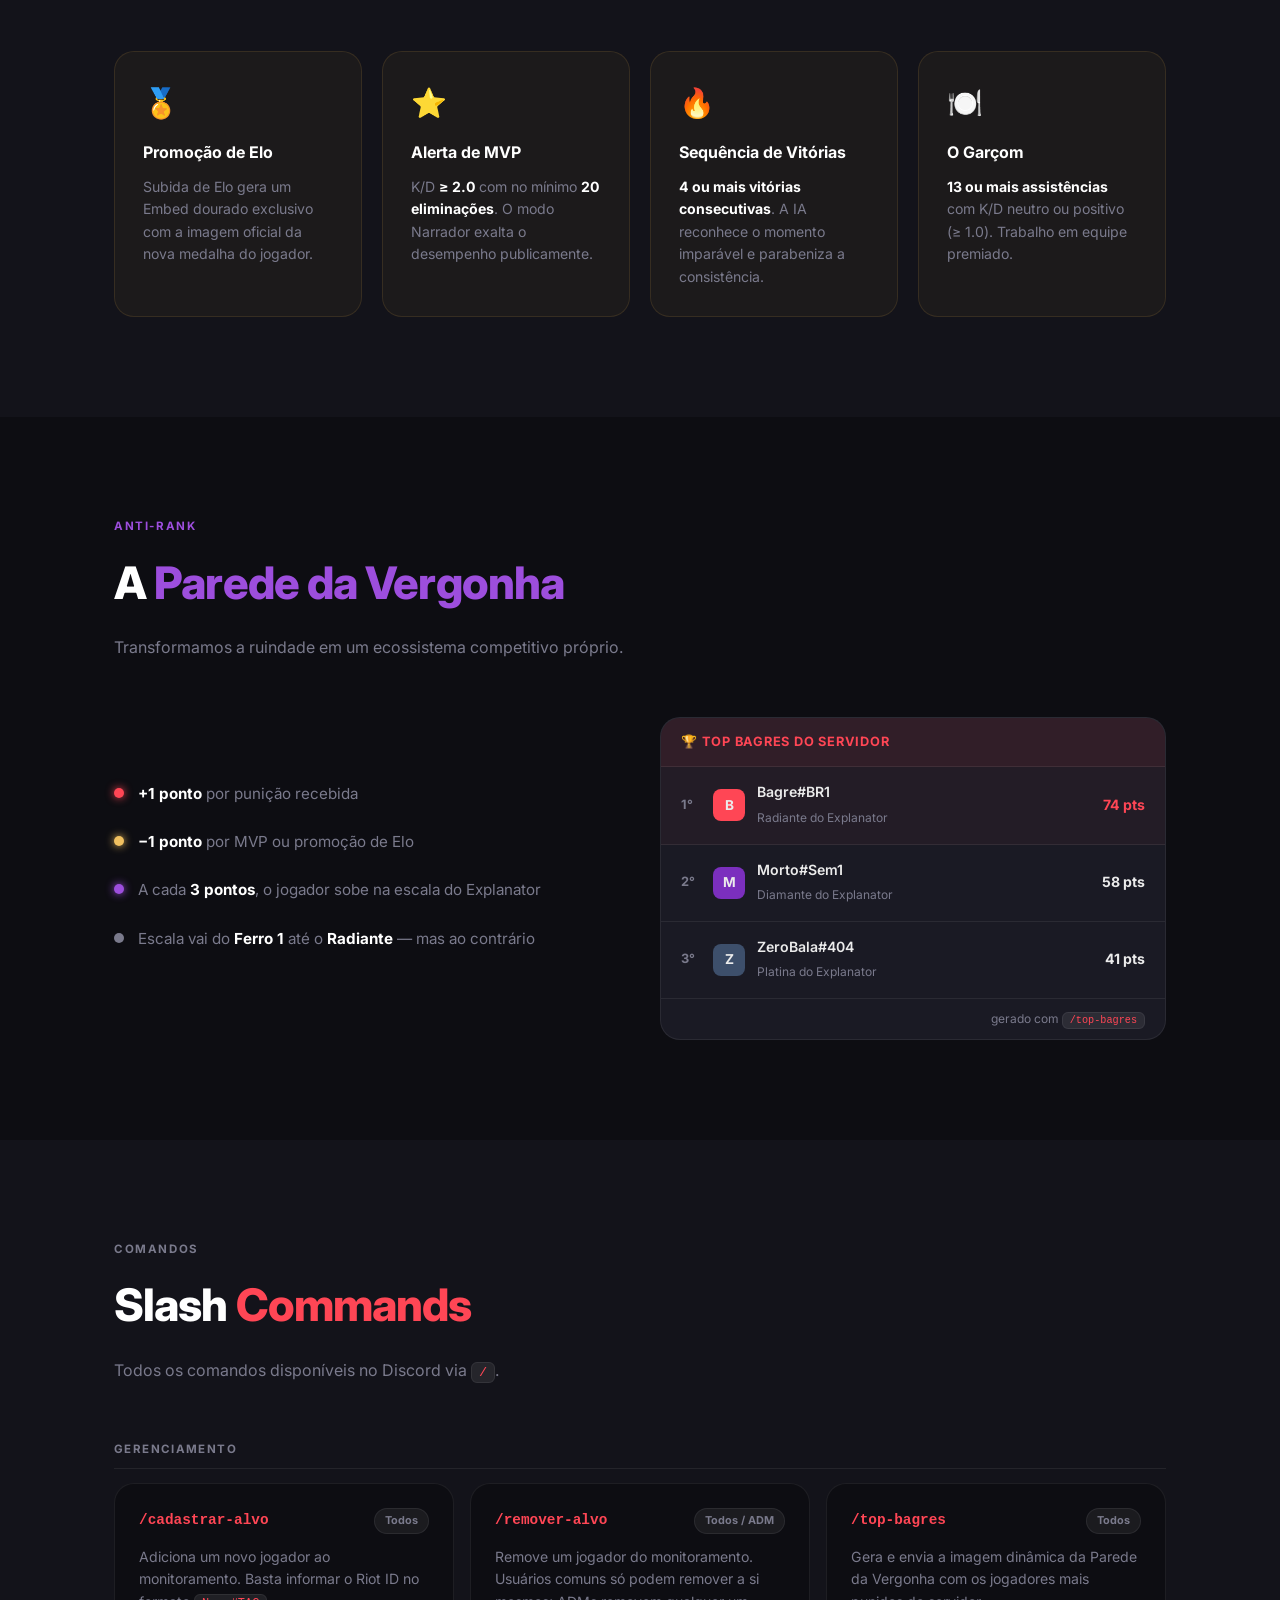
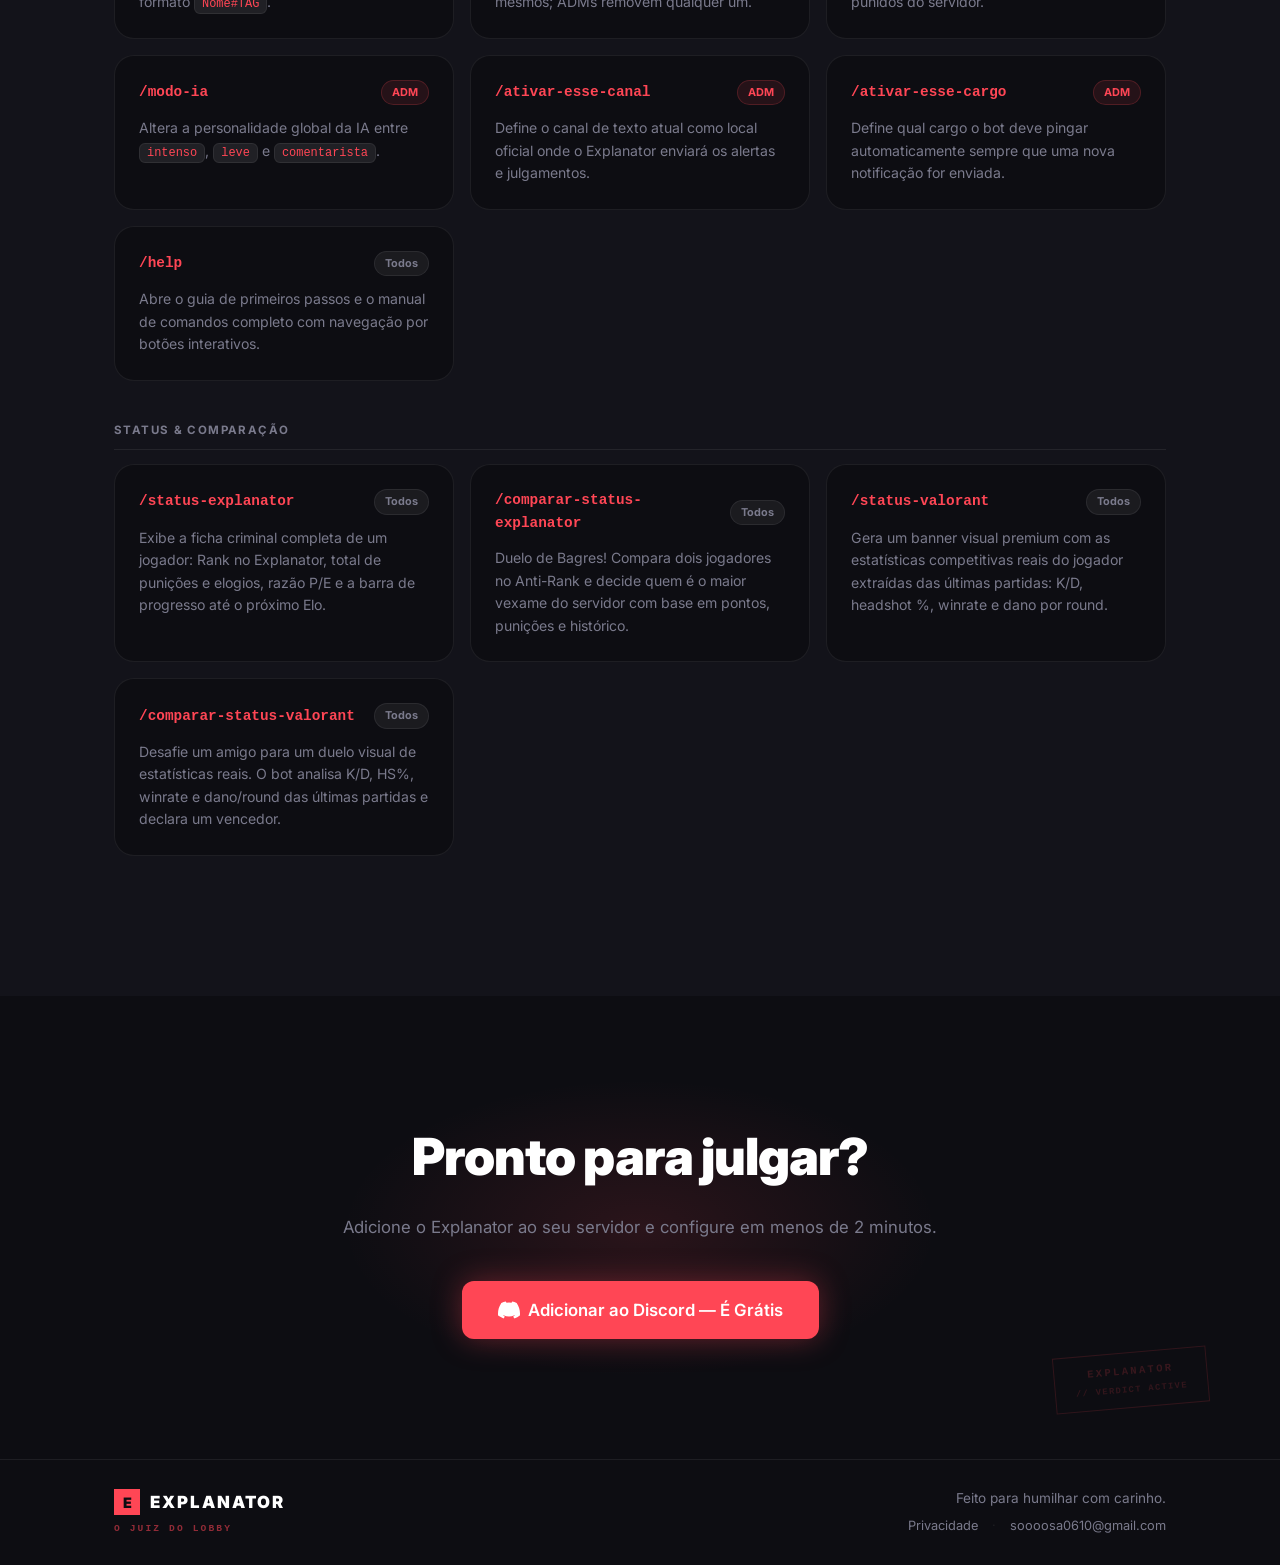
<file: website/sobre.html>
<!DOCTYPE html>
<html lang="pt-BR">
<head>
  <meta charset="UTF-8" />
  <meta name="viewport" content="width=device-width, initial-scale=1.0" />
  <title>Sobre — Explanator</title>
  <link rel="icon" type="image/png" href="assets/Explanator-Avatar-01-Solid.png" />
  <link rel="stylesheet" href="styles.css" />
  <link rel="preconnect" href="https://fonts.googleapis.com" />
  <link href="https://fonts.googleapis.com/css2?family=Inter:wght@300;400;500;600;700;900&display=swap" rel="stylesheet" />
</head>
<body>

  <!-- NAV -->
  <nav class="nav">
    <div class="nav-inner">
      <a href="index.html" class="nav-logo">
        <span class="logo-mark">E</span>
        <span class="logo-text">EXPLANATOR</span>
      </a>
      <div class="nav-links">
        <a href="index.html" class="nav-link">Início</a>
        <a href="sobre.html" class="nav-link active">Sobre</a>
        <a href="https://discord.com/oauth2/authorize?client_id=1485752489520136362&permissions=8&integration_type=0&scope=bot+applications.commands" target="_blank" class="btn btn-nav">Adicionar ao Discord</a>
      </div>
      <button class="nav-toggle" aria-label="Abrir menu" aria-expanded="false">
        <span></span><span></span><span></span>
      </button>
    </div>
    <div class="nav-mobile">
      <a href="index.html" class="nav-mobile-link">Início</a>
      <a href="sobre.html" class="nav-mobile-link active">Sobre</a>
      <a href="autorizar.html" class="nav-mobile-link">Autorizar</a>
      <a href="https://discord.com/oauth2/authorize?client_id=1485752489520136362&permissions=8&integration_type=0&scope=bot+applications.commands" target="_blank" class="btn btn-primary nav-mobile-btn">Adicionar ao Discord</a>
    </div>
  </nav>

  <!-- PAGE HERO -->
  <section class="page-hero">
    <div class="hero-glow glow-red" style="top:-100px;left:10%"></div>
    <div class="hero-glow glow-purple" style="top:-80px;right:10%"></div>
    <div class="page-hero-stamp">
      <span>EXPLANATOR</span>
      <span class="stamp-sub">// VERDICT ACTIVE</span>
    </div>
    <div class="container">
      <div class="section-label">Manual Completo</div>
      <h1 class="page-hero-title">Tudo sobre o <span class="text-red">Explanator</span></h1>
      <p class="page-hero-sub">Regras, comandos, funcionalidades e o sistema Anti-Rank explicados.</p>
    </div>
  </section>

  <!-- PUNIÇÕES -->
  <section class="section">
    <div class="container">
      <div class="section-label red-label">Punições</div>
      <h2 class="section-title">Quando o bot <span class="text-red">ataca</span></h2>
      <p class="section-desc">Cinco condições monitoradas automaticamente após cada partida competitiva.</p>

      <div class="rules-grid">
        <div class="rule-card red-card">
          <div class="rule-icon">📉</div>
          <h3>Queda de Elo</h3>
          <p>Qualquer rebaixamento em partidas Competitivas gera uma notificação de vexame imediata no canal configurado.</p>
        </div>

        <div class="rule-card red-card">
          <div class="rule-icon">👻</div>
          <h3>O Pacifista</h3>
          <p>Jogar <strong>10 rounds ou mais</strong> em uma partida sem conseguir nenhuma eliminação. Você estava presente?</p>
        </div>

        <div class="rule-card red-card">
          <div class="rule-icon">💀</div>
          <h3>K/D Desastroso</h3>
          <p>Terminar a partida com K/D Ratio <strong>igual ou inferior a 0.5</strong>. Metade das mortes de kills. Impressionante.</p>
        </div>

        <div class="rule-card red-card">
          <div class="rule-icon">📛</div>
          <h3>Fundo do Poço</h3>
          <p>Acumular <strong>4 ou mais derrotas consecutivas</strong>. Empates pausam, mas não resetam o contador de sofrimento.</p>
        </div>

        <div class="rule-card red-card wide-card">
          <div class="rule-icon">🎯</div>
          <h3>Mira Magnética de Abdômen</h3>
          <p>Se <strong>84% ou mais</strong> dos tiros acertados foram no peito (bodyshots), o bot executa o infrator.</p>
          <div class="rule-exception">
            <span class="tag gray">🛡️ Exceção do Sniper</span>
            <span>Perdoado se mais de 50% dos abates vieram de Operator, Outlaw, Marshal ou Tour de Force (Chamber).</span>
          </div>
        </div>
      </div>
    </div>
  </section>

  <!-- ELOGIOS -->
  <section class="section section-dark">
    <div class="container">
      <div class="section-label gold-label">Elogios</div>
      <h2 class="section-title">Quando o bot <span class="text-gold">celebra</span></h2>
      <p class="section-desc">Quatro condições para quem realmente merece reconhecimento.</p>

      <div class="rules-grid">
        <div class="rule-card gold-card">
          <div class="rule-icon">🏅</div>
          <h3>Promoção de Elo</h3>
          <p>Subida de Elo gera um Embed dourado exclusivo com a imagem oficial da nova medalha do jogador.</p>
        </div>

        <div class="rule-card gold-card">
          <div class="rule-icon">⭐</div>
          <h3>Alerta de MVP</h3>
          <p>K/D <strong>≥ 2.0</strong> com no mínimo <strong>20 eliminações</strong>. O modo Narrador exalta o desempenho publicamente.</p>
        </div>

        <div class="rule-card gold-card">
          <div class="rule-icon">🔥</div>
          <h3>Sequência de Vitórias</h3>
          <p><strong>4 ou mais vitórias consecutivas</strong>. A IA reconhece o momento imparável e parabeniza a consistência.</p>
        </div>

        <div class="rule-card gold-card">
          <div class="rule-icon">🍽️</div>
          <h3>O Garçom</h3>
          <p><strong>13 ou mais assistências</strong> com K/D neutro ou positivo (≥ 1.0). Trabalho em equipe premiado.</p>
        </div>
      </div>
    </div>
  </section>

  <!-- ANTI-RANK -->
  <section class="section">
    <div class="container">
      <div class="section-label purple-label">Anti-Rank</div>
      <h2 class="section-title">A <span class="text-purple">Parede da Vergonha</span></h2>
      <p class="section-desc">Transformamos a ruindade em um ecossistema competitivo próprio.</p>

      <div class="antirank-layout">
        <div class="antirank-info">
          <div class="antirank-item">
            <div class="antirank-bullet red"></div>
            <div>
              <strong>+1 ponto</strong> por punição recebida
            </div>
          </div>
          <div class="antirank-item">
            <div class="antirank-bullet gold"></div>
            <div>
              <strong>−1 ponto</strong> por MVP ou promoção de Elo
            </div>
          </div>
          <div class="antirank-item">
            <div class="antirank-bullet purple"></div>
            <div>
              A cada <strong>3 pontos</strong>, o jogador sobe na escala do Explanator
            </div>
          </div>
          <div class="antirank-item">
            <div class="antirank-bullet gray"></div>
            <div>
              Escala vai do <strong>Ferro 1</strong> até o <strong>Radiante</strong> — mas ao contrário
            </div>
          </div>
        </div>

        <div class="leaderboard-preview">
          <div class="lb-header">
            <span>🏆 TOP BAGRES DO SERVIDOR</span>
          </div>
          <div class="lb-row lb-row-1">
            <span class="lb-pos">1°</span>
            <div class="lb-avatar red">B</div>
            <div class="lb-info">
              <span class="lb-name">Bagre#BR1</span>
              <span class="lb-elo">Radiante do Explanator</span>
            </div>
            <span class="lb-pts red">74 pts</span>
          </div>
          <div class="lb-row">
            <span class="lb-pos">2°</span>
            <div class="lb-avatar" style="background:#7B2FBE">M</div>
            <div class="lb-info">
              <span class="lb-name">Morto#Sem1</span>
              <span class="lb-elo">Diamante do Explanator</span>
            </div>
            <span class="lb-pts">58 pts</span>
          </div>
          <div class="lb-row">
            <span class="lb-pos">3°</span>
            <div class="lb-avatar" style="background:#3d4f6b">Z</div>
            <div class="lb-info">
              <span class="lb-name">ZeroBala#404</span>
              <span class="lb-elo">Platina do Explanator</span>
            </div>
            <span class="lb-pts">41 pts</span>
          </div>
          <div class="lb-footer">gerado com <code>/top-bagres</code></div>
        </div>
      </div>
    </div>
  </section>

  <!-- COMANDOS -->
  <section class="section section-dark">
    <div class="container">
      <div class="section-label">Comandos</div>
      <h2 class="section-title">Slash <span class="text-red">Commands</span></h2>
      <p class="section-desc">Todos os comandos disponíveis no Discord via <code>/</code>.</p>

      <div class="cmd-group-label">Gerenciamento</div>
      <div class="commands-list commands-list-sm">
        <div class="cmd-card">
          <div class="cmd-top">
            <span class="cmd-name">/cadastrar-alvo</span>
            <span class="cmd-badge">Todos</span>
          </div>
          <p>Adiciona um novo jogador ao monitoramento. Basta informar o Riot ID no formato <code>Nome#TAG</code>.</p>
        </div>

        <div class="cmd-card">
          <div class="cmd-top">
            <span class="cmd-name">/remover-alvo</span>
            <span class="cmd-badge">Todos / ADM</span>
          </div>
          <p>Remove um jogador do monitoramento. Usuários comuns só podem remover a si mesmos; ADMs removem qualquer um.</p>
        </div>

        <div class="cmd-card">
          <div class="cmd-top">
            <span class="cmd-name">/top-bagres</span>
            <span class="cmd-badge">Todos</span>
          </div>
          <p>Gera e envia a imagem dinâmica da Parede da Vergonha com os jogadores mais punidos do servidor.</p>
        </div>

        <div class="cmd-card">
          <div class="cmd-top">
            <span class="cmd-name">/modo-ia</span>
            <span class="cmd-badge red-badge">ADM</span>
          </div>
          <p>Altera a personalidade global da IA entre <code>intenso</code>, <code>leve</code> e <code>comentarista</code>.</p>
        </div>

        <div class="cmd-card">
          <div class="cmd-top">
            <span class="cmd-name">/ativar-esse-canal</span>
            <span class="cmd-badge red-badge">ADM</span>
          </div>
          <p>Define o canal de texto atual como local oficial onde o Explanator enviará os alertas e julgamentos.</p>
        </div>

        <div class="cmd-card">
          <div class="cmd-top">
            <span class="cmd-name">/ativar-esse-cargo</span>
            <span class="cmd-badge red-badge">ADM</span>
          </div>
          <p>Define qual cargo o bot deve pingar automaticamente sempre que uma nova notificação for enviada.</p>
        </div>

        <div class="cmd-card">
          <div class="cmd-top">
            <span class="cmd-name">/help</span>
            <span class="cmd-badge">Todos</span>
          </div>
          <p>Abre o guia de primeiros passos e o manual de comandos completo com navegação por botões interativos.</p>
        </div>
      </div>

      <div class="cmd-group-label">Status &amp; Comparação</div>
      <div class="commands-list">

        <div class="cmd-card">
          <div class="cmd-top">
            <span class="cmd-name">/status-explanator</span>
            <span class="cmd-badge">Todos</span>
          </div>
          <p>Exibe a ficha criminal completa de um jogador: Rank no Explanator, total de punições e elogios, razão P/E e a barra de progresso até o próximo Elo.</p>
        </div>

        <div class="cmd-card">
          <div class="cmd-top">
            <span class="cmd-name">/comparar-status-explanator</span>
            <span class="cmd-badge">Todos</span>
          </div>
          <p>Duelo de Bagres! Compara dois jogadores no Anti-Rank e decide quem é o maior vexame do servidor com base em pontos, punições e histórico.</p>
        </div>

        <div class="cmd-card">
          <div class="cmd-top">
            <span class="cmd-name">/status-valorant</span>
            <span class="cmd-badge">Todos</span>
          </div>
          <p>Gera um banner visual premium com as estatísticas competitivas reais do jogador extraídas das últimas partidas: K/D, headshot %, winrate e dano por round.</p>
        </div>

        <div class="cmd-card">
          <div class="cmd-top">
            <span class="cmd-name">/comparar-status-valorant</span>
            <span class="cmd-badge">Todos</span>
          </div>
          <p>Desafie um amigo para um duelo visual de estatísticas reais. O bot analisa K/D, HS%, winrate e dano/round das últimas partidas e declara um vencedor.</p>
        </div>

      </div>
    </div>
  </section>

  <!-- CTA -->
  <section class="cta-section">
    <div class="cta-glow"></div>
    <div class="cta-stamp">
      <span>EXPLANATOR</span>
      <span class="stamp-sub">// VERDICT ACTIVE</span>
    </div>
    <div class="container cta-inner">
      <h2 class="cta-title">Pronto para julgar?</h2>
      <p class="cta-sub">Adicione o Explanator ao seu servidor e configure em menos de 2 minutos.</p>
      <a href="https://discord.com/oauth2/authorize?client_id=1485752489520136362&permissions=8&integration_type=0&scope=bot+applications.commands" target="_blank" class="btn btn-primary btn-lg">
        <svg width="22" height="22" viewBox="0 0 24 24" fill="currentColor"><path d="M20.317 4.37a19.791 19.791 0 0 0-4.885-1.515.074.074 0 0 0-.079.037c-.21.375-.444.864-.608 1.25a18.27 18.27 0 0 0-5.487 0 12.64 12.64 0 0 0-.617-1.25.077.077 0 0 0-.079-.037A19.736 19.736 0 0 0 3.677 4.37a.07.07 0 0 0-.032.027C.533 9.046-.32 13.58.099 18.057a.082.082 0 0 0 .031.057 19.9 19.9 0 0 0 5.993 3.03.078.078 0 0 0 .084-.028c.462-.63.874-1.295 1.226-1.994a.076.076 0 0 0-.041-.106 13.107 13.107 0 0 1-1.872-.892.077.077 0 0 1-.008-.128 10.2 10.2 0 0 0 .372-.292.074.074 0 0 1 .077-.01c3.928 1.793 8.18 1.793 12.062 0a.074.074 0 0 1 .078.01c.12.098.246.198.373.292a.077.077 0 0 1-.006.127 12.299 12.299 0 0 1-1.873.892.077.077 0 0 0-.041.107c.36.698.772 1.362 1.225 1.993a.076.076 0 0 0 .084.028 19.839 19.839 0 0 0 6.002-3.03.077.077 0 0 0 .032-.054c.5-5.177-.838-9.674-3.549-13.66a.061.061 0 0 0-.031-.03z"/></svg>
        Adicionar ao Discord — É Grátis
      </a>
    </div>
  </section>

  <!-- FOOTER -->
  <footer class="footer">
    <div class="container footer-inner">
      <div class="footer-brand">
        <span class="nav-logo">
          <span class="logo-mark">E</span>
          <span class="logo-text">EXPLANATOR</span>
        </span>
        <span class="footer-tagline">O JUIZ DO LOBBY</span>
      </div>
      <div class="footer-right">
        <span class="footer-copy">Feito para humilhar com carinho.</span>
        <div class="footer-links">
          <a href="privacidade.html" class="footer-link">Privacidade</a>
          <span class="footer-sep">·</span>
          <a href="mailto:soooosa0610@gmail.com" class="footer-link">soooosa0610@gmail.com</a>
        </div>
      </div>
    </div>
  </footer>

  <script src="script.js"></script>
</body>
</html>
</file>
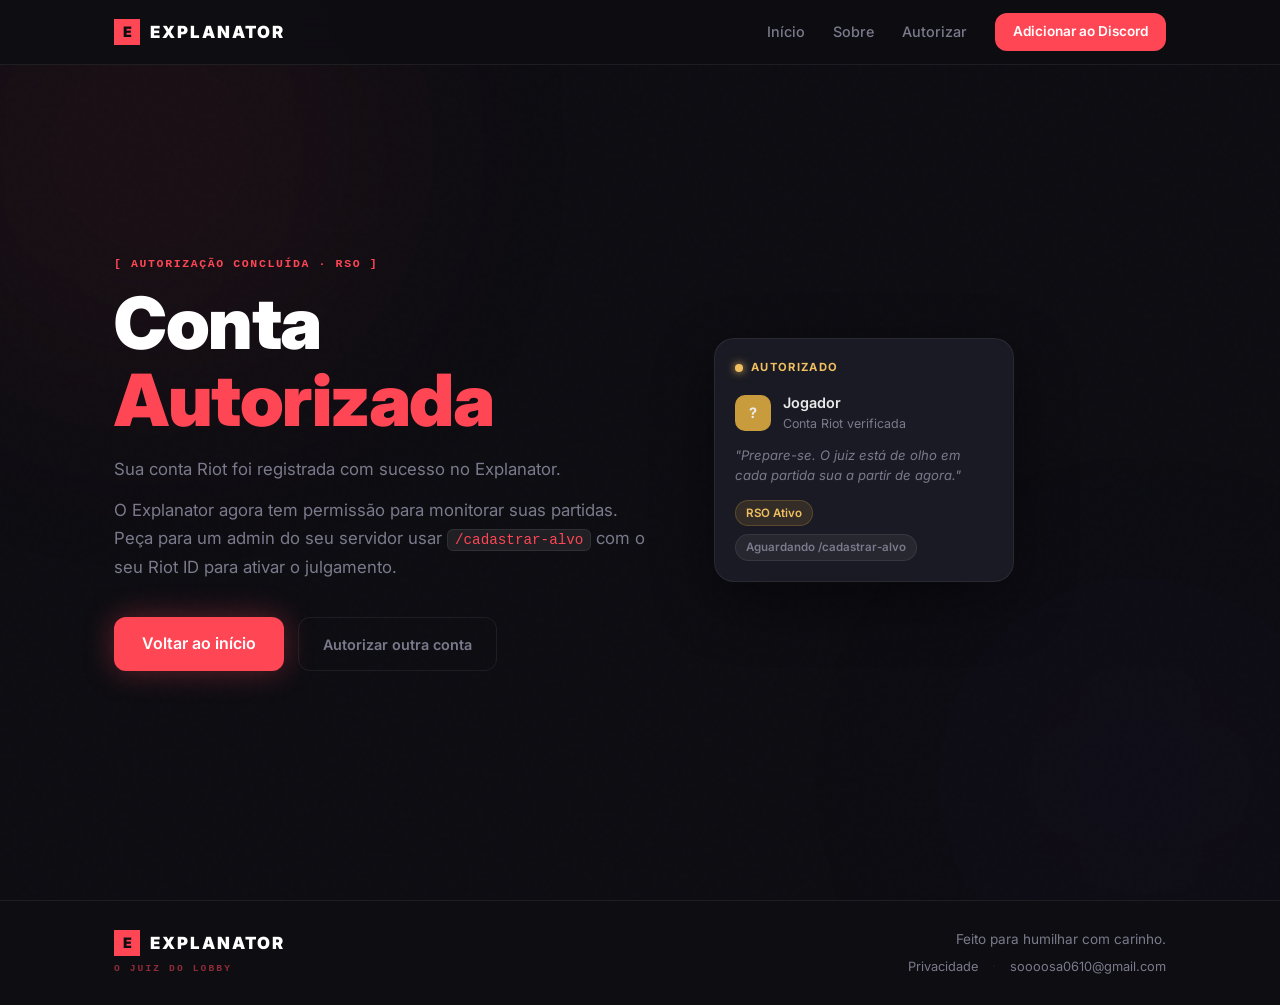
<file: website/sucesso.html>
<!DOCTYPE html>
<html lang="pt-BR">
<head>
  <meta charset="UTF-8" />
  <meta name="viewport" content="width=device-width, initial-scale=1.0" />
  <title>Autorizado! — Explanator</title>
  <link rel="icon" type="image/png" href="assets/Explanator-Avatar-01-Solid.png" />
  <link rel="stylesheet" href="styles.css" />
  <link rel="preconnect" href="https://fonts.googleapis.com" />
  <link href="https://fonts.googleapis.com/css2?family=Inter:wght@300;400;500;600;700;900&display=swap" rel="stylesheet" />
</head>
<body>

  <!-- NAV -->
  <nav class="nav">
    <div class="nav-inner">
      <a href="index.html" class="nav-logo">
        <span class="logo-mark">E</span>
        <span class="logo-text">EXPLANATOR</span>
      </a>
      <div class="nav-links">
        <a href="index.html" class="nav-link">Início</a>
        <a href="sobre.html" class="nav-link">Sobre</a>
        <a href="autorizar.html" class="nav-link">Autorizar</a>
        <a href="https://discord.com/oauth2/authorize?client_id=1485752489520136362&permissions=8&integration_type=0&scope=bot+applications.commands" target="_blank" class="btn btn-nav">Adicionar ao Discord</a>
      </div>
      <button class="nav-toggle" aria-label="Abrir menu" aria-expanded="false">
        <span></span><span></span><span></span>
      </button>
    </div>
    <div class="nav-mobile">
      <a href="index.html" class="nav-mobile-link">Início</a>
      <a href="sobre.html" class="nav-mobile-link">Sobre</a>
      <a href="autorizar.html" class="nav-mobile-link">Autorizar</a>
      <a href="https://discord.com/oauth2/authorize?client_id=1485752489520136362&permissions=8&integration_type=0&scope=bot+applications.commands" target="_blank" class="btn btn-primary nav-mobile-btn">Adicionar ao Discord</a>
    </div>
  </nav>

  <!-- HERO SUCCESS -->
  <section class="hero" style="min-height:100vh; display:flex; align-items:center;">
    <div class="hero-noise"></div>
    <div class="hero-glow glow-red" style="opacity:0.5;"></div>
    <div class="hero-glow glow-purple" style="opacity:0.4;"></div>

    <div style="position:relative; z-index:1; max-width:1100px; width:100%; margin:0 auto; padding:100px 24px 80px; display:flex; gap:60px; align-items:center;">

      <!-- Texto -->
      <div style="flex:1; max-width:540px;">
        <div class="hero-tag">[ Autorização Concluída · RSO ]</div>
        <h1 class="hero-title" style="margin-bottom:16px;">
          Conta <span class="text-red">Autorizada</span>
        </h1>
        <p id="msg-jogador" class="hero-subtitle" style="margin-bottom:12px;">
          <!-- preenchido pelo JS -->
        </p>
        <p class="hero-subtitle" style="margin-bottom:36px;">
          O Explanator agora tem permissão para monitorar suas partidas. Peça para um admin do seu servidor usar <code>/cadastrar-alvo</code> com o seu Riot ID para ativar o julgamento.
        </p>
        <div class="hero-actions">
          <a href="index.html" class="btn btn-primary">Voltar ao início</a>
          <a href="autorizar.html" class="btn btn-ghost">Autorizar outra conta</a>
        </div>
      </div>

      <!-- Card flutuante -->
      <div class="hero-card-float">
        <div class="notif-card">
          <div class="notif-header">
            <span class="notif-dot gold"></span>
            <span class="notif-label gold">AUTORIZADO</span>
          </div>
          <div class="notif-player">
            <div class="notif-avatar gold" id="card-avatar">?</div>
            <div>
              <div class="notif-name" id="card-nome">Carregando...</div>
              <div class="notif-sub">Conta Riot verificada</div>
            </div>
          </div>
          <p class="notif-text">"Prepare-se. O juiz está de olho em cada partida sua a partir de agora."</p>
          <div class="notif-footer">
            <span class="tag gold">RSO Ativo</span>
            <span class="tag gray">Aguardando /cadastrar-alvo</span>
          </div>
        </div>
      </div>

    </div>
  </section>

  <!-- FOOTER -->
  <footer class="footer">
    <div class="container footer-inner">
      <div class="footer-brand">
        <span class="nav-logo">
          <span class="logo-mark">E</span>
          <span class="logo-text">EXPLANATOR</span>
        </span>
        <span class="footer-tagline">O JUIZ DO LOBBY</span>
      </div>
      <div class="footer-right">
        <span class="footer-copy">Feito para humilhar com carinho.</span>
        <div class="footer-links">
          <a href="privacidade.html" class="footer-link">Privacidade</a>
          <span class="footer-sep">·</span>
          <a href="mailto:soooosa0610@gmail.com" class="footer-link">soooosa0610@gmail.com</a>
        </div>
      </div>
    </div>
  </footer>

  <script src="script.js"></script>
  <script>
    const params = new URLSearchParams(window.location.search);
    const player = params.get("player") || "";

    if (player) {
      const inicial = player.charAt(0).toUpperCase();
      document.getElementById("card-avatar").textContent = inicial;
      document.getElementById("card-nome").textContent = player;
      document.getElementById("msg-jogador").textContent =
        `A conta "${player}" está registrada com sucesso no Explanator.`;
    } else {
      document.getElementById("msg-jogador").textContent =
        "Sua conta Riot foi registrada com sucesso no Explanator.";
      document.getElementById("card-nome").textContent = "Jogador";
    }
  </script>
</body>
</html>
</file>
<file: website/styles.css>
/* === RESET & BASE === */
*, *::before, *::after { box-sizing: border-box; margin: 0; padding: 0; }

:root {
  --red:       #FF4655;
  --red-dark:  #BD3944;
  --purple:    #7B2FBE;
  --purple-lt: #9D4EDD;
  --gold:      #C89B3C;
  --gold-lt:   #F0C060;
  --bg:        #0D0D12;
  --bg-2:      #13131A;
  --bg-3:      #1A1A24;
  --border:    rgba(255,255,255,0.07);
  --text:      #EBEBEB;
  --text-muted:#7A7A8C;
  --radius:    12px;
  --radius-lg: 20px;

  /* Emil Kowalski: custom easing curves — built-in easings are too weak */
  --ease-out:    cubic-bezier(0.23, 1, 0.32, 1);
  --ease-in-out: cubic-bezier(0.77, 0, 0.175, 1);
  --ease-ui:     cubic-bezier(0.16, 1, 0.3, 1);
}

html { scroll-behavior: smooth; }

body {
  font-family: 'Inter', system-ui, sans-serif;
  background: var(--bg);
  color: var(--text);
  line-height: 1.6;
  overflow-x: hidden;
}

a { color: inherit; text-decoration: none; }
strong { color: #fff; }
code {
  background: rgba(255,255,255,0.08);
  border: 1px solid var(--border);
  border-radius: 6px;
  padding: 2px 7px;
  font-size: 0.85em;
  font-family: 'Courier New', monospace;
  color: var(--red);
  white-space: nowrap;
}

.container { max-width: 1100px; margin: 0 auto; padding: 0 24px; }

/* === NAV === */
.nav {
  position: fixed;
  top: 0; left: 0; right: 0;
  z-index: 100;
  background: rgba(13,13,18,0.85);
  backdrop-filter: blur(16px);
  border-bottom: 1px solid var(--border);
  transition: box-shadow 200ms var(--ease-out);
}
.nav-inner {
  max-width: 1100px;
  margin: 0 auto;
  padding: 0 24px;
  height: 64px;
  display: flex;
  align-items: center;
  justify-content: space-between;
}
.nav-logo {
  display: inline-flex;
  align-items: center;
  gap: 10px;
  cursor: pointer;
  text-decoration: none;
  color: inherit;
}
.logo-mark {
  display: inline-flex;
  align-items: center;
  justify-content: center;
  width: 26px;
  height: 26px;
  background: var(--red);
  color: #0D0D12;
  font-weight: 900;
  font-size: 0.9rem;
  letter-spacing: -0.04em;
  flex-shrink: 0;
}
.logo-text {
  font-weight: 900;
  font-size: 1.05rem;
  letter-spacing: 0.12em;
  color: #fff;
}
.nav-links { display: flex; align-items: center; gap: 28px; }
.nav-link {
  font-size: 0.9rem;
  color: var(--text-muted);
  font-weight: 500;
  transition: color 180ms var(--ease-out);
}
.nav-link:hover, .nav-link.active { color: #fff; }

/* === BUTTONS ===
   Emil: specify exact transition properties, never `all`
   Emil: scale(0.97) on :active gives instant tactile feedback */
.btn {
  display: inline-flex;
  align-items: center;
  gap: 8px;
  padding: 10px 20px;
  border-radius: var(--radius);
  font-weight: 600;
  font-size: 0.9rem;
  cursor: pointer;
  transition: background-color 160ms var(--ease-out),
              transform 160ms var(--ease-out),
              box-shadow 160ms var(--ease-out),
              border-color 160ms var(--ease-out),
              color 160ms var(--ease-out);
  border: none;
  white-space: nowrap;
}
.btn:active { transform: scale(0.97); }

.btn-nav {
  background: var(--red);
  color: #fff;
  padding: 8px 18px;
  font-size: 0.85rem;
}
.btn-nav:active { transform: scale(0.97); }

.btn-primary {
  background: var(--red);
  color: #fff;
  padding: 14px 28px;
  font-size: 1rem;
  box-shadow: 0 0 30px rgba(255,70,85,0.35);
}
.btn-primary:active {
  transform: scale(0.97);
  box-shadow: 0 0 20px rgba(255,70,85,0.25);
}

.btn-ghost {
  background: transparent;
  color: var(--text-muted);
  border: 1px solid var(--border);
  padding: 14px 24px;
}
.btn-ghost:active { transform: scale(0.97); }
.btn-lg { padding: 16px 36px; font-size: 1.05rem; }

/* Hover only on devices that support it */
@media (hover: hover) and (pointer: fine) {
  .btn-nav:hover { background: var(--red-dark); transform: translateY(-1px); }
  .btn-primary:hover {
    background: var(--red-dark);
    transform: translateY(-2px);
    box-shadow: 0 0 40px rgba(255,70,85,0.5);
  }
  .btn-ghost:hover {
    color: #fff;
    border-color: rgba(255,255,255,0.2);
    background: rgba(255,255,255,0.04);
  }
}

/* === HERO === */
.hero {
  min-height: 100vh;
  position: relative;
  overflow: hidden;
  display: flex;
  align-items: center;
}

.hero-inner {
  position: relative;
  z-index: 1;
  max-width: 1100px;
  width: 100%;
  margin: 0 auto;
  padding: 100px 24px 80px;
  display: flex;
  align-items: center;
  gap: 60px;
}

.hero-noise {
  position: fixed;
  inset: 0;
  background-image: url("data:image/svg+xml,%3Csvg viewBox='0 0 200 200' xmlns='http://www.w3.org/2000/svg'%3E%3Cfilter id='n'%3E%3CfeTurbulence type='fractalNoise' baseFrequency='0.9' numOctaves='4' stitchTiles='stitch'/%3E%3C/filter%3E%3Crect width='100%25' height='100%25' filter='url(%23n)' opacity='0.03'/%3E%3C/svg%3E");
  pointer-events: none;
  z-index: 0;
  opacity: 0.4;
}

.hero-glow {
  position: absolute;
  border-radius: 50%;
  filter: blur(120px);
  pointer-events: none;
  z-index: 0;
}
.glow-red {
  width: 500px; height: 500px;
  background: rgba(255,70,85,0.12);
  top: -100px; left: -100px;
}
.glow-purple {
  width: 400px; height: 400px;
  background: rgba(123,47,190,0.1);
  bottom: -80px; right: -60px;
}

.hero-content {
  flex: 1;
  max-width: 560px;
}
.hero-tag {
  display: inline-block;
  color: var(--red);
  font-size: 0.72rem;
  font-weight: 700;
  letter-spacing: 0.14em;
  text-transform: uppercase;
  margin-bottom: 10px;
  font-family: 'Courier New', monospace;
}
.brand-tagline {
  display: block;
  font-size: 0.65rem;
  font-weight: 700;
  letter-spacing: 0.26em;
  color: rgba(255,70,85,0.5);
  font-family: 'Courier New', monospace;
  text-transform: uppercase;
  margin-bottom: 26px;
}
.hero-title {
  font-size: clamp(2.8rem, 6vw, 4.5rem);
  font-weight: 900;
  line-height: 1.08;
  letter-spacing: -0.02em;
  margin-bottom: 20px;
  color: #fff;
}
.hero-subtitle {
  font-size: 1.05rem;
  color: var(--text-muted);
  line-height: 1.7;
  margin-bottom: 36px;
}
.hero-actions { display: flex; gap: 14px; flex-wrap: wrap; }

/* Emil: sine-in-out (0.37,0,0.63,1) para oscilação contínua.
   A curva custom --ease-in-out é agressiva demais para loops — quase para
   nos extremos e acelera forte no meio, criando o aspecto "travado". */
.hero-card-float {
  position: relative;
  z-index: 1;
  flex-shrink: 0;
  display: flex;
  flex-direction: column;
  gap: 16px;
  animation: floatMain 5s cubic-bezier(0.37, 0, 0.63, 1) infinite;
}

/* Card menor flutua independente: timing e delay diferentes para não sincronizar */
.notif-card-sm {
  animation: floatSm 4.3s cubic-bezier(0.37, 0, 0.63, 1) infinite;
  animation-delay: -1.8s;
}

@keyframes floatMain {
  0%, 100% { transform: translateY(0px) rotate(-0.4deg); }
  50%       { transform: translateY(-14px) rotate(0.4deg); }
}

@keyframes floatSm {
  0%, 100% { transform: translateY(0px) rotate(0.3deg); }
  50%       { transform: translateY(-7px) rotate(-0.3deg); }
}

.notif-card {
  background: var(--bg-3);
  border: 1px solid var(--border);
  border-radius: var(--radius-lg);
  padding: 20px;
  width: 300px;
  backdrop-filter: blur(10px);
  box-shadow: 0 20px 60px rgba(0,0,0,0.4);
}
.notif-card-sm { width: 260px; align-self: flex-end; }

.notif-header {
  display: flex;
  align-items: center;
  gap: 8px;
  margin-bottom: 14px;
}
.notif-dot {
  width: 8px; height: 8px;
  border-radius: 50%;
  flex-shrink: 0;
}
.notif-dot.red { background: var(--red); box-shadow: 0 0 8px var(--red); }
.notif-dot.gold { background: var(--gold-lt); box-shadow: 0 0 8px var(--gold-lt); }

.notif-label {
  font-size: 0.7rem;
  font-weight: 700;
  letter-spacing: 0.12em;
  color: var(--red);
}
.notif-label.gold { color: var(--gold-lt); }

.notif-player {
  display: flex;
  align-items: center;
  gap: 12px;
  margin-bottom: 12px;
}
.notif-avatar {
  width: 36px; height: 36px;
  border-radius: 10px;
  background: var(--red);
  display: flex;
  align-items: center;
  justify-content: center;
  font-weight: 700;
  font-size: 0.9rem;
  flex-shrink: 0;
}
.notif-avatar.gold { background: var(--gold); }

.notif-name { font-weight: 600; font-size: 0.9rem; }
.notif-sub { font-size: 0.78rem; color: var(--text-muted); }

.notif-text {
  font-size: 0.82rem;
  color: var(--text-muted);
  line-height: 1.5;
  margin-bottom: 14px;
  font-style: italic;
}
.notif-footer { display: flex; gap: 8px; flex-wrap: wrap; }

/* tags */
.tag {
  font-size: 0.72rem;
  font-weight: 600;
  padding: 3px 10px;
  border-radius: 100px;
}
.tag.red { background: rgba(255,70,85,0.15); color: var(--red); border: 1px solid rgba(255,70,85,0.25); }
.tag.purple { background: rgba(123,47,190,0.15); color: var(--purple-lt); border: 1px solid rgba(123,47,190,0.25); }
.tag.gray { background: rgba(255,255,255,0.06); color: var(--text-muted); border: 1px solid var(--border); }
.tag.gold { background: rgba(200,155,60,0.15); color: var(--gold-lt); border: 1px solid rgba(200,155,60,0.25); }

/* === FEATURES STRIP === */
.features-strip {
  border-top: 1px solid var(--border);
  border-bottom: 1px solid var(--border);
  background: var(--bg-2);
  padding: 20px 24px;
}
.strip-inner {
  max-width: 1100px;
  margin: 0 auto;
  display: flex;
  align-items: center;
  justify-content: center;
  gap: 20px;
  flex-wrap: wrap;
}
.feature-item {
  display: flex;
  align-items: center;
  gap: 8px;
  font-size: 0.85rem;
  font-weight: 500;
  color: var(--text-muted);
}
.feature-icon { font-size: 1rem; }
.feature-sep { color: var(--red); opacity: 0.3; font-size: 0.75rem; }

/* === SECTIONS === */
.section { padding: 100px 0; }
.section-dark { background: var(--bg-2); }

.section-label {
  font-size: 0.72rem;
  font-weight: 700;
  letter-spacing: 0.14em;
  text-transform: uppercase;
  color: var(--text-muted);
  margin-bottom: 12px;
}
.red-label { color: var(--red); }
.gold-label { color: var(--gold-lt); }
.purple-label { color: var(--purple-lt); }

.section-title {
  font-size: clamp(1.8rem, 4vw, 2.8rem);
  font-weight: 800;
  letter-spacing: -0.02em;
  margin-bottom: 16px;
  color: #fff;
}
.section-desc {
  color: var(--text-muted);
  font-size: 1rem;
  margin-bottom: 56px;
  max-width: 560px;
}

.text-red { color: var(--red); }
.text-purple { color: var(--purple-lt); }
.text-gold { color: var(--gold-lt); }

/* === STEPS === */
.steps {
  display: flex;
  align-items: flex-start;
  gap: 24px;
  flex-wrap: wrap;
}
.step {
  flex: 1;
  min-width: 220px;
  background: var(--bg-3);
  border: 1px solid var(--border);
  border-radius: var(--radius-lg);
  padding: 32px;
}
.step-num {
  font-size: 2.5rem;
  font-weight: 900;
  color: var(--red);
  opacity: 0.3;
  line-height: 1;
  margin-bottom: 16px;
  font-variant-numeric: tabular-nums;
}
.step h3 { font-size: 1.05rem; font-weight: 700; margin-bottom: 10px; color: #fff; }
.step p { font-size: 0.9rem; color: var(--text-muted); line-height: 1.6; }
.step-arrow {
  font-size: 1.5rem;
  color: var(--text-muted);
  margin-top: 50px;
  flex-shrink: 0;
}

/* === PERSONAS === */
.personas {
  display: grid;
  grid-template-columns: repeat(auto-fit, minmax(240px, 1fr));
  gap: 20px;
}
.persona-card {
  background: var(--bg);
  border: 1px solid var(--border);
  border-radius: var(--radius-lg);
  padding: 28px;
  transition: border-color 200ms var(--ease-out),
              transform 200ms var(--ease-out);
}
.persona-icon { font-size: 2rem; margin-bottom: 14px; }
.persona-name { font-size: 1.05rem; font-weight: 700; color: #fff; margin-bottom: 10px; }
.persona-card p { font-size: 0.88rem; color: var(--text-muted); line-height: 1.6; margin-bottom: 16px; }
.persona-tag { display: inline-block; font-size: 0.72rem; font-weight: 700; padding: 4px 12px; border-radius: 100px; }
.persona-tag.red { background: rgba(255,70,85,0.12); color: var(--red); border: 1px solid rgba(255,70,85,0.2); }
.persona-tag.purple { background: rgba(123,47,190,0.12); color: var(--purple-lt); border: 1px solid rgba(123,47,190,0.2); }
.persona-tag.gray { background: rgba(255,255,255,0.05); color: var(--text-muted); border: 1px solid var(--border); }

@media (hover: hover) and (pointer: fine) {
  .persona-card:hover { border-color: rgba(255,255,255,0.15); transform: translateY(-4px); }
}

/* === CTA === */
.cta-section {
  padding: 120px 24px;
  text-align: center;
  position: relative;
  overflow: hidden;
}
.cta-glow {
  position: absolute;
  width: 600px; height: 300px;
  background: radial-gradient(ellipse, rgba(255,70,85,0.12) 0%, transparent 70%);
  top: 50%; left: 50%;
  transform: translate(-50%, -50%);
  pointer-events: none;
}
.cta-inner { position: relative; z-index: 1; }
.cta-title {
  font-size: clamp(2rem, 5vw, 3.2rem);
  font-weight: 900;
  letter-spacing: -0.02em;
  margin-bottom: 16px;
  color: #fff;
}
.cta-sub { font-size: 1.05rem; color: var(--text-muted); margin-bottom: 40px; }
.cta-link {
  display: block;
  margin-top: 20px;
  font-size: 0.9rem;
  color: var(--text-muted);
  transition: color 180ms var(--ease-out);
}
.cta-link:hover { color: #fff; }

.cta-stamp {
  position: absolute;
  bottom: 52px;
  right: 72px;
  display: flex;
  flex-direction: column;
  align-items: center;
  gap: 3px;
  border: 1.5px solid rgba(255,70,85,0.15);
  padding: 10px 20px;
  transform: rotate(-5deg);
  pointer-events: none;
  font-family: 'Courier New', monospace;
  font-weight: 700;
  letter-spacing: 0.22em;
  color: rgba(255,70,85,0.18);
  font-size: 0.66rem;
  text-transform: uppercase;
  user-select: none;
}
.stamp-sub {
  font-size: 0.55rem;
  letter-spacing: 0.15em;
  opacity: 0.85;
}
@media (max-width: 860px) { .cta-stamp { display: none; } }

/* === FOOTER === */
.footer {
  border-top: 1px solid var(--border);
  padding: 28px 24px;
}
.footer-inner {
  display: flex;
  align-items: center;
  justify-content: space-between;
  flex-wrap: wrap;
  gap: 12px;
}
.footer-copy { font-size: 0.85rem; color: var(--text-muted); }
.footer-brand { display: flex; flex-direction: column; gap: 5px; }
.footer-tagline {
  font-size: 0.6rem;
  font-weight: 700;
  letter-spacing: 0.22em;
  color: rgba(255,70,85,0.55);
  font-family: 'Courier New', monospace;
  text-transform: uppercase;
}
.footer-right {
  display: flex;
  flex-direction: column;
  align-items: flex-end;
  gap: 6px;
}
.footer-links { display: flex; align-items: center; gap: 14px; }
.footer-link {
  font-size: 0.8rem;
  color: var(--text-muted);
  transition: color 180ms var(--ease-out);
}
.footer-link:hover { color: #fff; }
.footer-sep { color: var(--border); font-size: 0.8rem; }

/* === AUTORIZAR PAGE === */
.auth-grid {
  display: grid;
  grid-template-columns: 1fr 1fr;
  gap: 60px;
  align-items: start;
  max-width: 960px;
}

@media (max-width: 700px) {
  .auth-grid {
    grid-template-columns: 1fr;
    gap: 36px;
  }
  .page-hero {
    padding: 100px 24px 56px;
  }
}

/* === PRIVACY DOC === */
.privacy-doc {
  max-width: 760px;
  display: flex;
  flex-direction: column;
  gap: 48px;
}
.privacy-block h2 {
  font-size: 1rem;
  font-weight: 700;
  color: #fff;
  margin-bottom: 14px;
}
.privacy-block p {
  font-size: 0.95rem;
  color: var(--text-muted);
  line-height: 1.75;
}
.privacy-block p + p { margin-top: 12px; }
.privacy-list {
  list-style: none;
  padding: 0;
  margin: 14px 0;
  display: flex;
  flex-direction: column;
  gap: 10px;
}
.privacy-list li {
  font-size: 0.92rem;
  color: var(--text-muted);
  line-height: 1.6;
  padding-left: 16px;
  position: relative;
}
.privacy-list li::before {
  content: '·';
  position: absolute;
  left: 0;
  color: var(--red);
  font-weight: 700;
}
.privacy-link {
  color: var(--red);
  text-decoration: underline;
  text-underline-offset: 3px;
  text-decoration-color: rgba(255,70,85,0.4);
  transition: text-decoration-color 180ms var(--ease-out);
}
.privacy-link:hover { text-decoration-color: var(--red); }

/* === PAGE HERO (sobre.html) === */
.page-hero {
  padding: 140px 24px 80px;
  position: relative;
  overflow: hidden;
  border-bottom: 1px solid var(--border);
  background: var(--bg-2);
}
.page-hero-title {
  font-size: clamp(2.2rem, 5vw, 3.4rem);
  font-weight: 900;
  letter-spacing: -0.02em;
  margin-bottom: 14px;
  color: #fff;
}
.page-hero-sub {
  font-size: 1.05rem;
  color: var(--text-muted);
  max-width: 500px;
}
.page-hero-stamp {
  position: absolute;
  top: 50%;
  right: 10%;
  transform: translateY(-50%) rotate(-8deg);
  display: flex;
  flex-direction: column;
  align-items: center;
  gap: 4px;
  border: 1.5px solid rgba(255,70,85,0.12);
  padding: 12px 22px;
  pointer-events: none;
  font-family: 'Courier New', monospace;
  font-weight: 700;
  letter-spacing: 0.22em;
  color: rgba(255,70,85,0.15);
  font-size: 0.68rem;
  text-transform: uppercase;
  user-select: none;
}
.page-hero-stamp .stamp-sub { font-size: 0.56rem; opacity: 0.85; }
@media (max-width: 860px) { .page-hero-stamp { display: none; } }

/* === RULES GRID === */
.rules-grid {
  display: grid;
  grid-template-columns: repeat(auto-fill, minmax(240px, 1fr));
  gap: 20px;
}
.wide-card { grid-column: 1 / -1; }

.rule-card {
  border-radius: var(--radius-lg);
  padding: 28px;
  border: 1px solid;
  transition: transform 200ms var(--ease-out);
}

.red-card {
  background: rgba(255,70,85,0.05);
  border-color: rgba(255,70,85,0.15);
}
.gold-card {
  background: rgba(200,155,60,0.05);
  border-color: rgba(200,155,60,0.15);
}

@media (hover: hover) and (pointer: fine) {
  .rule-card:hover { transform: translateY(-3px); }
}

.rule-icon { font-size: 1.8rem; margin-bottom: 14px; }
.rule-card h3 { font-size: 1rem; font-weight: 700; color: #fff; margin-bottom: 10px; }
.rule-card p { font-size: 0.88rem; color: var(--text-muted); line-height: 1.6; }

.rule-exception {
  margin-top: 16px;
  padding-top: 14px;
  border-top: 1px solid var(--border);
  display: flex;
  align-items: center;
  gap: 10px;
  flex-wrap: wrap;
  font-size: 0.82rem;
  color: var(--text-muted);
}

/* === ANTI-RANK === */
.antirank-layout {
  display: grid;
  grid-template-columns: 1fr 1fr;
  gap: 40px;
  align-items: center;
}
@media (max-width: 700px) { .antirank-layout { grid-template-columns: 1fr; } }

.antirank-item {
  display: flex;
  align-items: flex-start;
  gap: 14px;
  margin-bottom: 24px;
  font-size: 0.95rem;
  color: var(--text-muted);
}
.antirank-bullet {
  width: 10px; height: 10px;
  border-radius: 50%;
  flex-shrink: 0;
  margin-top: 6px;
}
.antirank-bullet.red { background: var(--red); box-shadow: 0 0 8px var(--red); }
.antirank-bullet.gold { background: var(--gold-lt); box-shadow: 0 0 8px var(--gold-lt); }
.antirank-bullet.purple { background: var(--purple-lt); box-shadow: 0 0 8px var(--purple-lt); }
.antirank-bullet.gray { background: var(--text-muted); }

.leaderboard-preview {
  background: var(--bg-3);
  border: 1px solid var(--border);
  border-radius: var(--radius-lg);
  overflow: hidden;
}
.lb-header {
  background: rgba(255,70,85,0.1);
  border-bottom: 1px solid var(--border);
  padding: 14px 20px;
  font-size: 0.8rem;
  font-weight: 700;
  letter-spacing: 0.06em;
  color: var(--red);
}
.lb-row {
  display: flex;
  align-items: center;
  gap: 12px;
  padding: 14px 20px;
  border-bottom: 1px solid var(--border);
  transition: background 150ms var(--ease-out);
}
.lb-row:hover { background: rgba(255,255,255,0.02); }
.lb-row-1 { background: rgba(255,70,85,0.04); }

.lb-pos { font-size: 0.8rem; font-weight: 700; color: var(--text-muted); width: 20px; }
.lb-avatar {
  width: 32px; height: 32px;
  border-radius: 8px;
  background: var(--red);
  display: flex;
  align-items: center;
  justify-content: center;
  font-weight: 700;
  font-size: 0.85rem;
  flex-shrink: 0;
}
.lb-info { flex: 1; }
.lb-name { font-size: 0.88rem; font-weight: 600; display: block; }
.lb-elo { font-size: 0.75rem; color: var(--text-muted); }
.lb-pts { font-size: 0.88rem; font-weight: 700; }
.lb-pts.red { color: var(--red); }
.lb-footer {
  padding: 10px 20px;
  font-size: 0.75rem;
  color: var(--text-muted);
  text-align: right;
}

/* === COMMANDS === */
.cmd-group-label {
  font-size: 0.72rem;
  font-weight: 700;
  letter-spacing: 0.12em;
  text-transform: uppercase;
  color: var(--text-muted);
  margin-bottom: 14px;
  padding-bottom: 10px;
  border-bottom: 1px solid var(--border);
}
.cmd-group-label + .commands-list { margin-bottom: 40px; }

.commands-list {
  display: grid;
  grid-template-columns: repeat(auto-fill, minmax(300px, 1fr));
  gap: 16px;
}
.commands-list-sm {
  grid-template-columns: repeat(auto-fill, minmax(260px, 1fr));
}
.cmd-card {
  background: var(--bg);
  border: 1px solid var(--border);
  border-radius: var(--radius-lg);
  padding: 24px;
  transition: border-color 200ms var(--ease-out),
              transform 200ms var(--ease-out);
}

@media (hover: hover) and (pointer: fine) {
  .cmd-card:hover { border-color: rgba(255,255,255,0.14); transform: translateY(-2px); }
}

.cmd-top {
  display: flex;
  align-items: center;
  justify-content: space-between;
  margin-bottom: 12px;
  gap: 10px;
}
.cmd-name {
  font-family: 'Courier New', monospace;
  font-size: 0.9rem;
  font-weight: 700;
  color: var(--red);
}
.cmd-badge {
  font-size: 0.68rem;
  font-weight: 700;
  padding: 3px 10px;
  border-radius: 100px;
  background: rgba(255,255,255,0.06);
  color: var(--text-muted);
  border: 1px solid var(--border);
  white-space: nowrap;
  flex-shrink: 0;
}
.cmd-badge.red-badge {
  background: rgba(255,70,85,0.1);
  color: var(--red);
  border-color: rgba(255,70,85,0.2);
}
.cmd-card p { font-size: 0.88rem; color: var(--text-muted); line-height: 1.6; }

/* === SCROLL REVEAL
   Emil: animate from scale(0.96)+opacity, never from nothing.
   Emil: ease-out for entering elements — starts fast, feels responsive.
   Emil: stagger with 50ms between siblings for natural cascade. */
.reveal {
  opacity: 0;
  transform: translateY(16px) scale(0.98);
  transition: opacity 400ms var(--ease-out),
              transform 400ms var(--ease-out);
}
.reveal.visible {
  opacity: 1;
  transform: translateY(0) scale(1);
}

/* Stagger for sibling reveals inside the same grid/flex container */
.reveal.visible:nth-child(2) { transition-delay: 50ms; }
.reveal.visible:nth-child(3) { transition-delay: 100ms; }
.reveal.visible:nth-child(4) { transition-delay: 150ms; }
.reveal.visible:nth-child(5) { transition-delay: 200ms; }
.reveal.visible:nth-child(6) { transition-delay: 250ms; }
.reveal.visible:nth-child(7) { transition-delay: 300ms; }

/* === REDUCED MOTION
   Emil: keep opacity fades (aid comprehension), remove movement */
@media (prefers-reduced-motion: reduce) {
  .hero-card-float { animation: none; }
  .notif-card-sm   { animation: none; }
  .reveal {
    transform: none;
    transition: opacity 200ms ease;
  }
  .btn,
  .persona-card,
  .rule-card,
  .cmd-card {
    transition: opacity 150ms ease, color 150ms ease, background-color 150ms ease;
  }
  .btn:active,
  .persona-card:hover,
  .rule-card:hover,
  .cmd-card:hover {
    transform: none;
  }
  .nav-toggle span { transition: none; }
  .nav-mobile { transition: none; }
}

/* === MOBILE NAV TOGGLE
   Emil: hamburger → X morph com ease-out; span do meio encolhe para 0
   antes de desaparecer, dando sensação física ao gesto */
.nav-toggle {
  display: none;
  flex-direction: column;
  justify-content: center;
  gap: 5px;
  width: 40px;
  height: 40px;
  background: none;
  border: none;
  cursor: pointer;
  padding: 9px;
  margin-right: -9px;
  border-radius: 8px;
  -webkit-tap-highlight-color: transparent;
  transition: background 150ms var(--ease-out);
}
.nav-toggle:active { background: rgba(255,255,255,0.06); }
.nav-toggle span {
  display: block;
  width: 100%;
  height: 1.5px;
  background: var(--text);
  border-radius: 2px;
  transform-origin: center;
  transition: transform 220ms var(--ease-out),
              opacity  150ms var(--ease-out),
              width    220ms var(--ease-out);
}
.nav-toggle[aria-expanded="true"] span:nth-child(1) {
  transform: translateY(6.5px) rotate(45deg);
}
.nav-toggle[aria-expanded="true"] span:nth-child(2) {
  opacity: 0;
  width: 0;
}
.nav-toggle[aria-expanded="true"] span:nth-child(3) {
  transform: translateY(-6.5px) rotate(-45deg);
}

/* Menu mobile — invisível no desktop, renderizado no mobile */
.nav-mobile { display: none; }

/* === RESPONSIVE === */
@media (max-width: 860px) {
  .hero-inner {
    flex-direction: column;
    align-items: flex-start;
    padding-top: 120px;
  }
  .hero-card-float { align-self: center; }
  .notif-card { width: 100%; max-width: 340px; }
  .step-arrow { display: none; }
  .steps { flex-direction: column; }

  /* Nav mobile */
  .nav-links  { display: none; }
  .nav-toggle { display: flex; }

  /* Emil: ease-out para entrar (rápido de cara) + scale sutil — scale(0) nunca */
  /* position: absolute para não empurrar o conteúdo abaixo da nav */
  .nav-mobile {
    display: flex;
    flex-direction: column;
    position: absolute;
    top: 100%;
    left: 0;
    right: 0;
    padding: 8px 20px 20px;
    border-top: 1px solid var(--border);
    background: rgba(13,13,18,0.97);
    backdrop-filter: blur(16px);
    opacity: 0;
    transform: translateY(-8px) scale(0.985);
    pointer-events: none;
    transition: opacity 180ms var(--ease-out), transform 180ms var(--ease-out);
  }
  .nav-mobile.is-open {
    opacity: 1;
    transform: translateY(0) scale(1);
    pointer-events: auto;
  }

  .nav-mobile-link {
    display: flex;
    align-items: center;
    padding: 14px 4px;
    font-size: 1rem;
    font-weight: 500;
    color: var(--text-muted);
    border-bottom: 1px solid var(--border);
    transition: color 150ms var(--ease-out);
    -webkit-tap-highlight-color: transparent;
  }
  .nav-mobile-link.active { color: #fff; font-weight: 600; }
  .nav-mobile-btn {
    margin-top: 14px;
    justify-content: center;
    width: 100%;
  }
}

/* Ajustes para telas pequenas */
@media (max-width: 600px) {
  .section { padding: 64px 0; }
  .cta-section { padding: 80px 20px; }

  /* Remove a quebra de linha forçada — deixa o texto fluir naturalmente */
  .hero-subtitle br { display: none; }

  /* Emil: botões em coluna com largura total — tap targets generosos (> 44px) */
  .hero-actions { flex-direction: column; }
  .hero-actions .btn { justify-content: center; }

  /* Features strip com scroll horizontal suave */
  .features-strip {
    padding-left: 0;
    padding-right: 0;
    overflow-x: auto;
    scrollbar-width: none;
    -ms-overflow-style: none;
  }
  .features-strip::-webkit-scrollbar { display: none; }
  .strip-inner {
    flex-wrap: nowrap;
    justify-content: flex-start;
    width: max-content;
    padding: 0 20px;
    gap: 16px;
  }
  .feature-sep { display: flex; opacity: 0.4; }

  /* Footer em coluna no mobile */
  .footer-inner { flex-direction: column; align-items: flex-start; }
  .footer-right { align-items: flex-start; }
}

@media (max-width: 500px) {
  .hero-card-float { display: none; }
}
</file>
